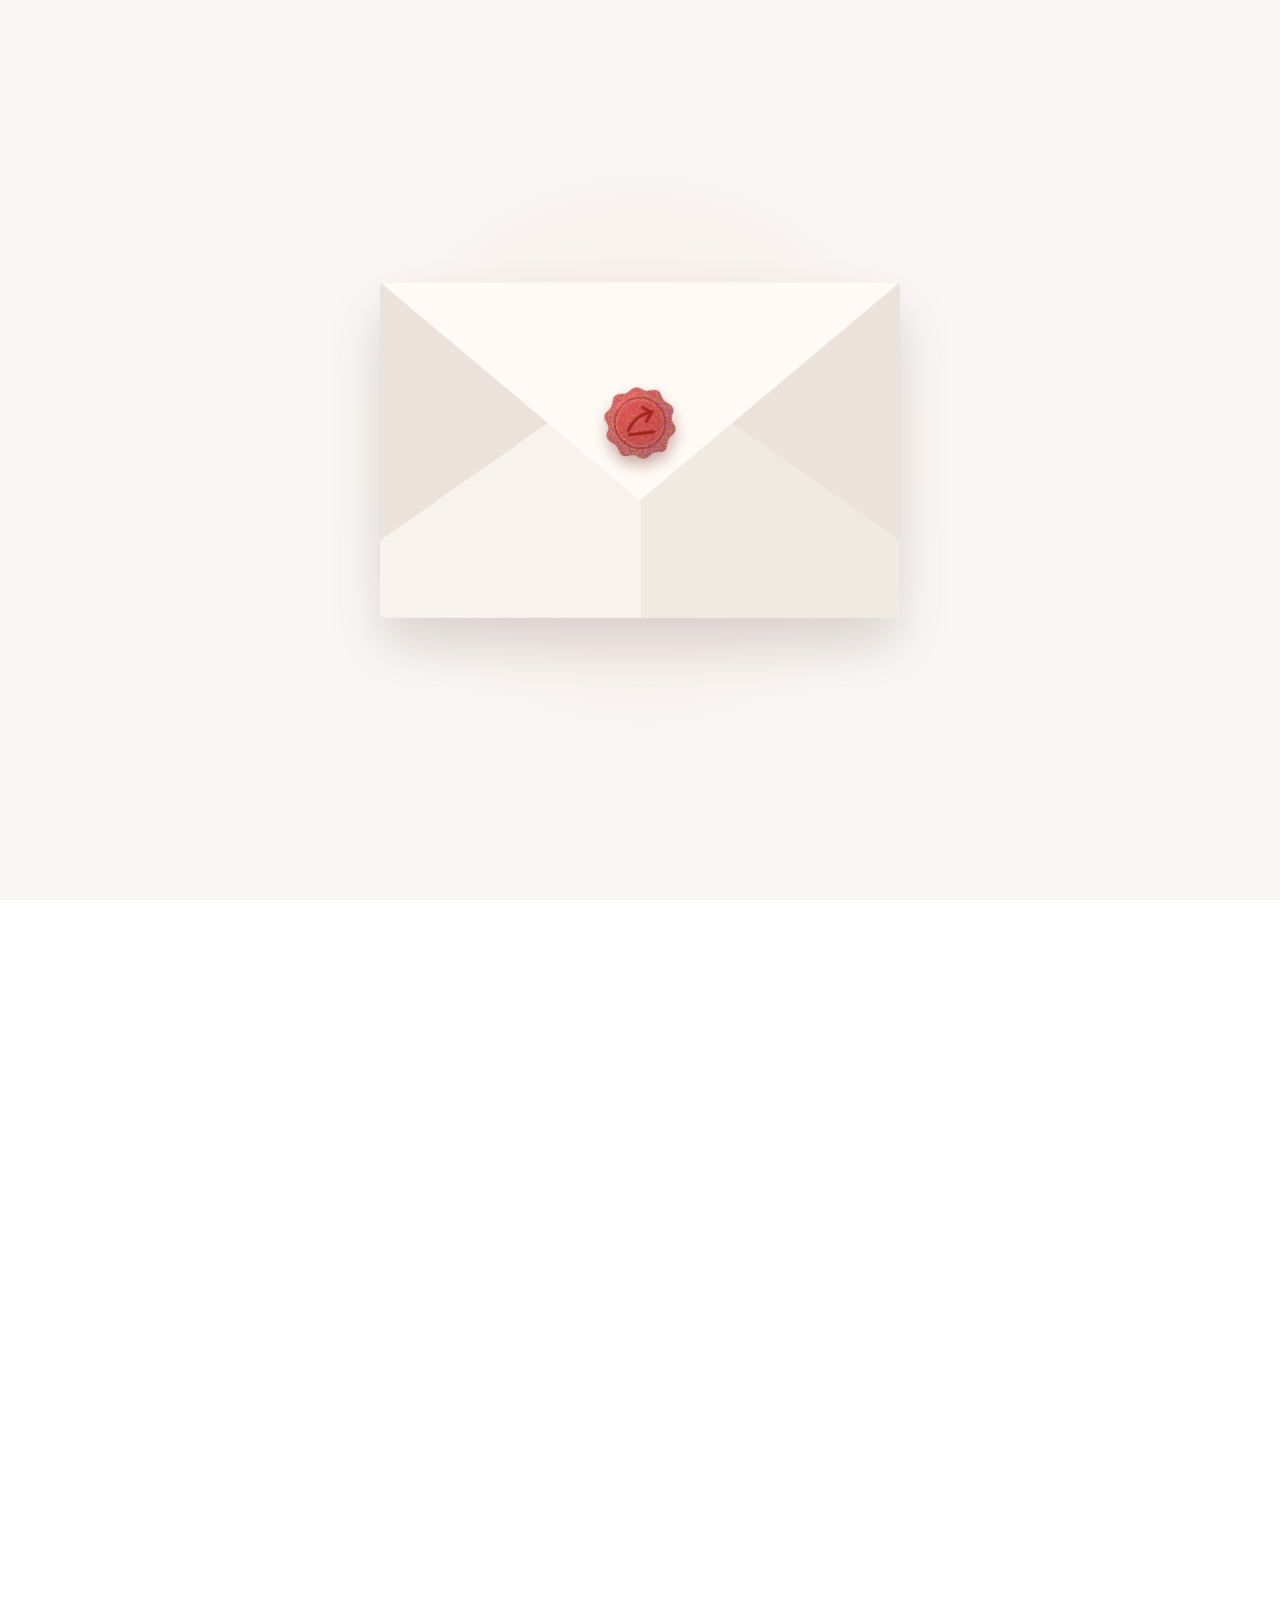
<file: index.html>
<!doctype html>
<html lang="ko">
<head>
  <meta charset="UTF-8" />
  <meta name="viewport" content="width=device-width, initial-scale=1.0" />
  <meta name="theme-color" content="#da291c" />
  <title>2026 SAVE THE MOVE | Save the Children Korea</title>
  <link rel="preconnect" href="https://fonts.googleapis.com">
  <link rel="preconnect" href="https://fonts.gstatic.com" crossorigin>
  <link href="https://fonts.googleapis.com/css2?family=DM+Sans:wght@500;600;700&family=Noto+Sans+KR:wght@400;500;600;700;800&display=swap" rel="stylesheet">
  <link rel="stylesheet" href="styles.css?v=20261019-4" />
  <link rel="stylesheet" href="schedule.css?v=20261019-3" />
  <link rel="stylesheet" href="teams.css?v=20261023-1" />
  <link rel="stylesheet" href="talk.css?v=20261104-closed" />
</head>
<body>
  <a class="skip-link" href="#main">본문으로 바로가기</a>
  <section class="invitation" id="invitation" aria-label="SAVE THE MOVE 초대장"><div class="invite-glow"></div><p class="invite-eyebrow">SAVE THE CHILDREN KOREA · 2026 SAVE THE MOVE</p><button class="envelope" id="openInvitation" aria-label="초대장 열기"><span class="envelope-back"></span><span class="letter"><span class="letter-mark">SAVE THE MOVE</span><span class="letter-copy">2026 SAVE THE MOVE에<br>당신을 초대합니다</span></span><span class="envelope-front"></span><span class="envelope-flap"></span><img class="seal" src="assets/wax-seal.svg" alt="" aria-hidden="true"></button><button class="open-label" id="openInvitationText">초대장을 열어주세요 <span>↗</span></button></section>
  <div class="site" id="site" aria-hidden="true">
    <header class="header"><a class="brand" href="#overview" aria-label="SAVE THE MOVE 홈"><span class="brand-symbol" aria-hidden="true">S</span><span class="brand-text">SAVE THE CHILDREN</span></a><button class="menu-toggle" id="menuToggle" aria-expanded="false" aria-controls="mainNav">메뉴</button><nav class="nav" id="mainNav" aria-label="주요 메뉴"><button class="nav-link active" data-page="overview">행사개요</button><button class="nav-link" data-page="schedule">전체일정</button><button class="nav-link" data-page="team">편성조 안내</button><button class="nav-link" data-page="talk">토크콘서트 사전 질문 접수</button><button class="nav-link" data-page="survey-info">만족도 조사</button></nav></header>
    <main id="main">
      <section class="page active" id="overview" aria-labelledby="overview-title"><div class="hero"><div class="hero-heading"><p class="kicker">SAVE THE CHILDREN KOREA · 2026 SAVE THE MOVE</p><div class="event-title" aria-label="2026 SAVE THE MOVE"><span class="event-title-year">2026</span><span class="event-title-name">SAVE THE MOVE<span class="event-title-dot" aria-hidden="true">.</span></span></div><h1 id="overview-title">아동을 지키는 실천, 빛나는 현장의 기록</h1></div><div class="hero-copy"><p class="hero-description">현장의 경험을 나누고 서로의 실천을 연결하는 하루.<br>사례관리의 의미를 함께 되짚고, 같은 방향으로 움직이는 우리 모두를 초대합니다.</p><button class="primary-button" data-go="schedule">상세 일정 보기 <span>→</span></button></div><div class="hero-side"><div class="hero-video-wrap" aria-label="SAVE THE MOVE 웰컴 영상"><video class="hero-video" autoplay muted loop playsinline webkit-playsinline preload="auto" aria-hidden="true"><source src="assets/savethemove-welcome.mp4" type="video/mp4"></video></div><div class="hero-date" aria-label="행사 날짜 2026년 11월 12일 목요일 오전 10시부터 오후 6시 30분까지"><span class="date-year">2026 · THU</span><strong>11.12</strong><span class="date-time">10:00 — 18:30</span><span class="date-place">경기 화성 · YBM 연수원</span></div></div></div><div class="overview-grid overview-grid-four"><article><span class="card-label">DATE</span><strong>2026. 11. 12. (목)</strong><p>오전 10시부터 오후 6시 30분까지 진행합니다.</p></article><article><span class="card-label">FOR</span><strong>산하시설 전체 종사자</strong><p>약 250명이 한자리에 모입니다.</p></article><article><span class="card-label">PLACE</span><strong>YBM 연수원 4층 컨벤션홀</strong><p>경기도 화성시 정남면 세자로 317</p></article><article class="red-card"><span class="card-label">준비물</span><strong>레드 컬러 포인트 아이템</strong><p>+ 편안한 복장(트레이닝 바지 가능)</p></article></div><section class="location-section" aria-labelledby="location-title"><div class="location-copy"><p class="kicker">LOCATION</p><h2 id="location-title">YBM 연수원</h2><p class="location-address">경기도 화성시 정남면 세자로 317</p><p class="location-note">행사 당일 이동 시간을 고려해 여유 있게 도착해 주세요.<br>주차는 연수원 야외주차장 이용 가능합니다.</p><div class="map-actions"><a href="https://map.naver.com/p/search/YBM%20%EC%97%B0%EC%88%98%EC%9B%90" target="_blank" rel="noopener noreferrer">네이버 지도에서 보기 <span>↗</span></a><a href="https://www.google.com/maps/search/?api=1&amp;query=%EA%B2%BD%EA%B8%B0%EB%8F%84+%ED%99%94%EC%84%B1%EC%8B%9C+%EC%A0%95%EB%82%A8%EB%A9%B4+%EC%84%B8%EC%9E%90%EB%A1%9C+317" target="_blank" rel="noopener noreferrer">Google 지도 <span>↗</span></a></div></div><div class="map-frame"><iframe title="YBM 연수원 위치 지도" src="https://www.google.com/maps?q=%EA%B2%BD%EA%B8%B0%EB%8F%84%20%ED%99%94%EC%84%B1%EC%8B%9C%20%EC%A0%95%EB%82%A8%EB%A9%B4%20%EC%84%B8%EC%9E%90%EB%A1%9C%20317&amp;output=embed" loading="lazy" referrerpolicy="no-referrer-when-downgrade" allowfullscreen></iframe></div></section></section>
      <section class="page" id="schedule" aria-labelledby="schedule-title"><div class="schedule-heading-wrap"><div class="page-heading"><p class="kicker">FULL SCHEDULE</p><h2 id="schedule-title">전체일정</h2><p>등록부터 폐회까지, 하루의 흐름을 시간 순서대로 확인하세요.</p></div><div class="schedule-date-card" aria-label="2026년 11월 12일 목요일"><span>2026</span><strong>11.12</strong><em>THU · 09:30 START</em></div></div><div class="schedule-flow"><article class="schedule-row"><div class="schedule-time"><span>09:30</span><small>— 10:00</small></div><div class="schedule-main"><span class="schedule-tag">등록</span><h3>사전 접수</h3></div></article><article class="schedule-row"><div class="schedule-time"><span>10:00</span><small>— 10:10</small></div><div class="schedule-main"><span class="schedule-tag">개회</span><h3>개회</h3></div></article><article class="schedule-row"><div class="schedule-time"><span>10:10</span><small>— 11:00</small></div><div class="schedule-main"><span class="schedule-tag">시상</span><h3>시상식 <span class="title-detail">공모전 경과보고 및 분야별 시상</span></h3></div></article><article class="schedule-row feature-row"><div class="schedule-time"><span>11:10</span><small>— 12:00</small></div><div class="schedule-main"><span class="schedule-tag">토크</span><h3>우수사례 토크콘서트 「사례를 넘어, 우리의 실천을 말하다」</h3></div></article><article class="schedule-row break-row"><div class="schedule-time"><span>12:00</span><small>— 13:30</small></div><div class="schedule-main"><span class="schedule-tag">점심</span><h3>점심식사(B1층 구내식당)</h3></div></article><article class="schedule-row feature-row"><div class="schedule-time"><span>13:30</span><small>— 16:00</small></div><div class="schedule-main"><span class="schedule-tag">활동</span><h3>단체 레크리에이션 프로그램</h3></div></article><article class="schedule-row"><div class="schedule-time"><span>16:00</span><small>— 16:40</small></div><div class="schedule-main"><span class="schedule-tag">촬영</span><h3>단체 사진 촬영 및 SCK 사례관리 콘텐츠 전시 관람</h3></div></article><article class="schedule-row closing-row"><div class="schedule-time"><span>16:40</span><small>— 18:30</small></div><div class="schedule-main"><span class="schedule-tag">마무리</span><h3>저녁식사(행사장 뷔페식) 및 폐회</h3></div></article></div></section>
      
      <section class="page" id="team" aria-labelledby="team-title">
        <div class="team-container">
          <div class="team-heading-bar">
            <div class="page-heading team-heading">
              <p class="kicker">FIND YOUR TEAM · 2026</p>
              <h2 id="team-title">편성조 안내</h2>
              <p>내 이름으로 편성조를 확인하거나, 조별 전체 명단을 둘러보세요.</p>
            </div>
            <div class="team-total" aria-label="전체 편성 인원">
              <strong id="teamTotalCount">206</strong>
              <span>명 · 4개 조 편성</span>
            </div>
          </div>

          <div class="team-mode-switch" role="group" aria-label="조회 방법 선택">
            <button type="button" class="team-mode-button is-current" data-team-mode="search" aria-pressed="true"><span class="team-mode-icon" aria-hidden="true">⌕</span> 이름으로 찾기</button>
            <button type="button" class="team-mode-button" data-team-mode="browse" aria-pressed="false"><span class="team-mode-icon" aria-hidden="true">▦</span> 조별 전체 명단 보기</button>
          </div>

          <div class="team-pane" id="teamSearchPane">
            <div class="team-search-layout">
              <div class="search-panel">
                <p class="search-panel-label">NAME LOOKUP</p>
                <h3>나는 어느 조일까요?</h3>
                <p class="team-lead">이름을 입력하면 배정된 조와 소속을 확인할 수 있습니다.</p>
                <form id="teamSearch">
                  <label for="nameInput">참석자 이름</label>
                  <div class="search-row">
                    <input id="nameInput" name="name" type="search" placeholder="이름 입력 (예: 김하늘)" autocomplete="off" maxlength="30" required />
                    <button type="submit">조 찾기 <span aria-hidden="true">→</span></button>
                  </div>
                  <p class="search-hint">동명이인은 소속기관과 함께 표시됩니다. 이름 일부로도 검색할 수 있어요.</p>
                </form>
                <button type="button" class="team-text-link" id="browseFromSearch">전체 A~D조 명단 보기 <span aria-hidden="true">↗</span></button>
              </div>
              <div class="team-result" id="teamResult" role="status" aria-live="polite" aria-atomic="false">
                <p class="team-result-eyebrow">YOUR GROUP</p>
                <strong class="team-result-placeholder">함께할 조를 찾아보세요.</strong>
                <p>검색하면 이곳에 결과가 표시됩니다.</p>
              </div>
            </div>
          </div>

          <div class="team-pane" id="teamBrowsePane" hidden>
            <div class="team-browse-intro">
              <div>
                <p class="team-subheading">FULL GROUP LIST</p>
                <h3>우리 조, 그리고 함께하는 동료들</h3>
                <p>아래에서 A~D조를 선택하면 해당 조의 전체 명단을 확인할 수 있습니다.</p>
              </div>
              <span class="team-browse-counter" id="browseAllCount">조별활동 배정 206명</span>
            </div>
            <div class="team-group-picker" role="group" aria-label="조회할 조 선택">
              <button type="button" class="team-group-button is-selected" data-group="1" aria-pressed="true">
                <span class="team-group-number" aria-hidden="true">A</span><span class="team-group-text">A조 <small data-count-group="1">52명</small></span>
              </button>
              <button type="button" class="team-group-button" data-group="2" aria-pressed="false">
                <span class="team-group-number" aria-hidden="true">B</span><span class="team-group-text">B조 <small data-count-group="2">52명</small></span>
              </button>
              <button type="button" class="team-group-button" data-group="3" aria-pressed="false">
                <span class="team-group-number" aria-hidden="true">C</span><span class="team-group-text">C조 <small data-count-group="3">51명</small></span>
              </button>
              <button type="button" class="team-group-button" data-group="4" aria-pressed="false">
                <span class="team-group-number" aria-hidden="true">D</span><span class="team-group-text">D조 <small data-count-group="4">51명</small></span>
              </button>
            </div>
            <div id="teamRosterAnnouncement" class="sr-only" role="status" aria-live="polite"></div>
            <div class="team-roster" id="teamDirectory" aria-label="선택한 조의 전체 명단"></div>
          </div>
        </div>
      </section>
      <section class="page" id="talk" aria-labelledby="talk-title">
        <div class="talk-shell">
          <header class="talk-heading"><p class="kicker">TALK CONCERT · PRE-QUESTIONS</p><h2 id="talk-title">토크콘서트<br>사전 질문 접수</h2><div class="talk-booklet-wrap">
            <a id="talkBookletLink" class="talk-booklet-link" hidden download="2026_SAVE_THE_MOVE_실천사례집.pdf" aria-label="2026 SAVE THE MOVE 실천사례집 PDF 다운로드"><span class="talk-booklet-mark" aria-hidden="true">PDF</span><span class="talk-booklet-label">실천사례집 다운받기 <span class="talk-booklet-detail">(클릭 시 다운로드)</span></span><span class="talk-booklet-arrow" aria-hidden="true">↓</span></a>
            <div id="talkBookletPending" class="talk-booklet-link is-pending" role="status"><span class="talk-booklet-mark" aria-hidden="true">PDF</span><span class="talk-booklet-label">실천사례집 다운받기 <span class="talk-booklet-detail">(PDF 연결 준비 중)</span></span><span class="talk-booklet-arrow" aria-hidden="true">↓</span></div>
          </div><p class="talk-intro">사전 질문 접수는 2026년 11월 4일(수) 18:00에 마감되었습니다.<br>접수된 질문은 아래에서 확인할 수 있으며, 토크콘서트 진행에 반영될 수 있습니다.</p><div class="talk-meta"><span>2026. 11. 12. (목)</span><span>11:10 – 12:00 · 50분</span><span>우수사례 토크콘서트</span></div></header>
          <div class="talk-people"><section class="talk-people-panel"><p class="talk-subheading">HOSTS</p><h3>진행자</h3><div class="talk-hosts"><span><strong>박유선</strong> 부문장</span><span><strong>오정아</strong> 매니저</span></div></section><section class="talk-people-panel"><p class="talk-subheading">PANELISTS · 5</p><h3>함께 이야기 나눌 패널</h3><div class="talk-panelists"><div class="talk-panelist"><b>김은지 상담원</b><small>대전서부아동보호전문기관</small></div><div class="talk-panelist"><b>박혜원 상담원</b><small>인천광역시아동보호전문기관</small></div><div class="talk-panelist"><b>최시원 치료사</b><small>전북가정위탁지원센터</small></div><div class="talk-panelist"><b>장혜정 상담원</b><small>대구광역시가정위탁지원센터</small></div><div class="talk-panelist"><b>이선희 보육사</b><small>울산신나는아동쉼터</small></div></div></section></div>
          <section class="talk-form-shell" aria-labelledby="talk-form-heading"><div class="talk-closed-notice" role="status"><strong>사전 질문 접수가 마감되었습니다</strong><span>2026. 11. 4. (수) 18:00 접수 종료</span></div><div class="talk-section-line"><div><h3 id="talk-form-heading">사전 질문 접수</h3><p>접수가 종료되어 더 이상 질문을 작성하거나 제출할 수 없습니다.</p></div></div><form id="talkQuestionForm" aria-disabled="true"><label class="talk-label" for="talkCategory">질문 대상</label><select class="talk-select" id="talkCategory" name="category" aria-label="질문 대상 사례 선택" disabled></select><label class="talk-label" for="talkQuestion">질문 내용</label><textarea class="talk-textarea" id="talkQuestion" name="question" disabled placeholder="사전 질문 접수가 마감되었습니다." maxlength="600" minlength="10" required></textarea><div class="talk-form-foot"><span class="talk-counter" id="talkCounter">0 / 600자</span><button type="submit" class="talk-submit" id="talkSubmit" disabled>접수 마감</button></div><p class="talk-feedback" id="talkFeedback" role="status" aria-live="polite"></p></form><p class="talk-privacy">※ 접수한 질문은 이 페이지 하단에 공개됩니다. 아동·보호자 실명, 연락처, 주소 등 개인을 알아볼 수 있는 정보와 민감한 사례정보는 기재하지 말아 주세요.<br>※ 행사 시간과 운영 상황에 따라 모든 질문을 다루기는 어려울 수 있습니다.</p></section>
          <section class="talk-list" aria-labelledby="talk-list-heading"><header class="talk-list-heading"><h3 id="talk-list-heading">접수된 질문</h3><span id="talkCount">0개의 질문</span></header><div id="talkItems" class="talk-items" aria-live="polite"><p class="talk-empty">질문 목록을 준비하고 있습니다.</p></div><div class="talk-list-actions"><button type="button" class="talk-reload" id="talkReload">질문 목록 새로고침 ↻</button></div></section>
        </div>
      </section>
      <section class="page" id="survey-info" aria-labelledby="survey-info-title">
        <div class="page-heading">
          <p class="kicker">SAVE THE MOVE · EVENT FEEDBACK</p>
          <h2 id="survey-info-title">만족도 조사</h2>
          <p>2026 SAVE THE MOVE 실천사례 공유회에 함께해 주셔서 감사합니다.<br>행사 운영과 현장의 실천에 대한 여러분의 의견을 들려주세요.</p>
        </div>
        <p id="survey-lock-notice" role="status" style="color:#b51f16;font-weight:700;margin:0 0 16px">🔒 만족도 조사는 2026년 11월 12일(목) 15:30부터 참여할 수 있습니다.</p>
        <button id="survey-launch-button" class="primary-button" type="button" disabled aria-label="만족도 조사 시작 전 잠금">11월 12일 15:30 오픈 예정 <span aria-hidden="true">🔒</span></button>
      </section>
    </main><footer class="footer"><span>2026 SAVE THE MOVE</span><p>Save the Children Korea · 아동보호사업부문</p></footer>
  </div><script src="team-data.js?v=20261111-5"></script>
  <script src="script.js?v=20261104-1"></script>
  <script src="talk-config.js?v=20261030-2"></script>
  <script src="talk-booklet.js?v=20261028-1"></script>
  <script src="talk.js?v=20261104-closed"></script>
<script>
  // Korea Standard Time 2026-11-12 15:30 = 2026-11-12 06:30 UTC.
  // Menu remains accessible for the locked-state notice; the action is disabled until open.
  (() => {
    const opensAt = Date.parse('2026-11-12T15:30:00+09:00');
    const closesAt = Date.parse('2026-11-21T00:00:00+09:00'); // Nov 20 23:59 is included
    const button = document.getElementById('survey-launch-button');
    const notice = document.getElementById('survey-lock-notice');
    if (!button || !notice) return;
    function updateSurveyAvailability() {
      const now = Date.now();
      const upcoming = now < opensAt;
      const closed = now >= closesAt;
      button.disabled = upcoming || closed;
      button.setAttribute('aria-label', upcoming ? '만족도 조사 시작 전 잠금' : closed ? '만족도 조사 접수 마감' : '만족도 조사 페이지로 이동');
      button.innerHTML = upcoming ? '11월 12일 15:30 오픈 예정 <span aria-hidden="true">🔒</span>' : closed ? '만족도 조사 마감 <span aria-hidden="true">🔒</span>' : '만족도 조사 페이지로 이동 <span aria-hidden="true">→</span>';
      notice.textContent = upcoming ? '🔒 만족도 조사는 2026년 11월 12일(목) 15:30부터 참여할 수 있습니다.' : closed ? '2026 SAVE THE MOVE 만족도 조사는 11월 20일(금) 23:59에 마감되었습니다.' : '만족도 조사 기간: 11월 12일(목) 15:30 ~ 11월 20일(금) 23:59';
      notice.style.color = upcoming || closed ? '#b51f16' : '#176a44';
    }
    button.addEventListener('click', () => {
      if (Date.now() < opensAt || Date.now() >= closesAt) return;
      window.location.href = 'survey/?v=20261111-open1530';
    });
    updateSurveyAvailability();
    setInterval(updateSurveyAvailability, 10000);
    document.addEventListener('visibilitychange', updateSurveyAvailability);
  })();
</script>
</body>
</html>
</file>
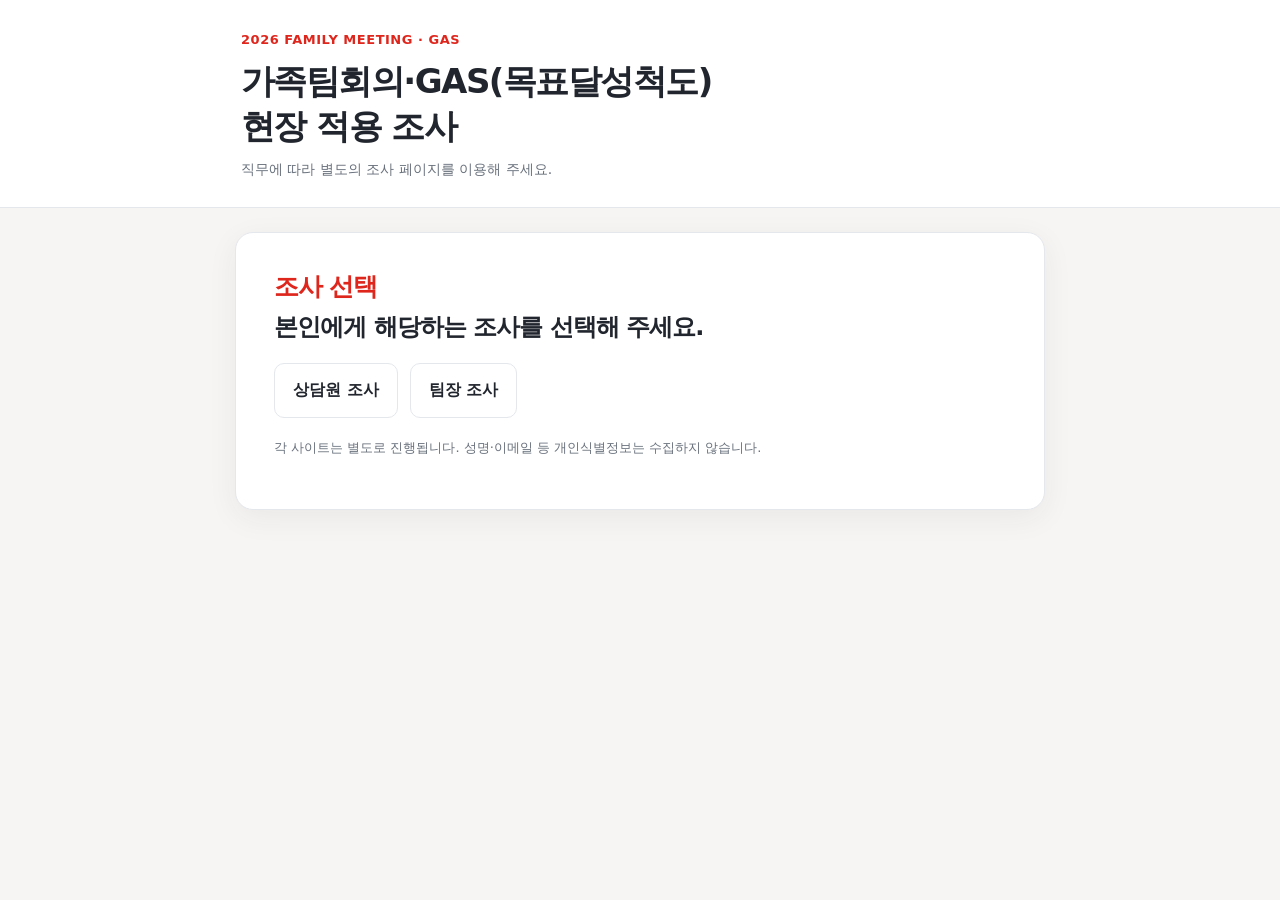
<file: survey-2026/index.html>
<!doctype html><html lang="ko"><head><meta charset="utf-8"><meta name="viewport" content="width=device-width,initial-scale=1"><title>2026 가족팀회의·GAS 조사</title><link rel="stylesheet" href="./style.css?v=20261120-1"></head><body>
<header class="hero"><div class="hero-inner"><div class="eyebrow">2026 FAMILY MEETING · GAS</div><h1>가족팀회의·GAS(목표달성척도)<br>현장 적용 조사</h1><p>직무에 따라 별도의 조사 페이지를 이용해 주세요.</p></div></header>
<main class="wrap"><div class="panel"><h2 class="area">조사 선택</h2><h3 class="section">본인에게 해당하는 조사를 선택해 주세요.</h3><nav class="page-links"><a href="./counselor/">상담원 조사</a><a href="./manager/">팀장 조사</a></nav><p class="muted">각 사이트는 별도로 진행됩니다. 성명·이메일 등 개인식별정보는 수집하지 않습니다.</p></div></main></body></html>
</file>
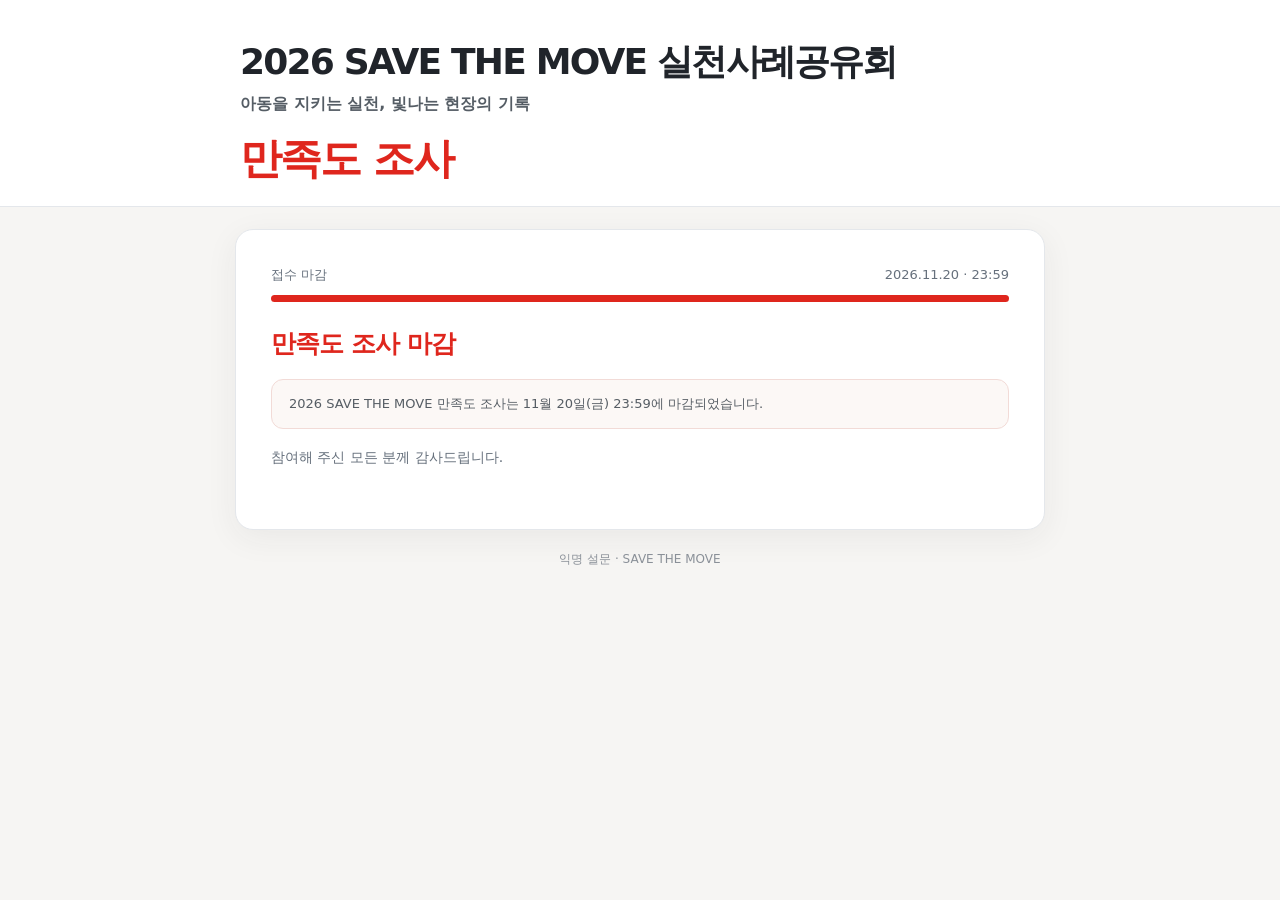
<file: survey/index.html>
<!doctype html>
<html lang="ko">
<head>
<meta charset="utf-8"><meta name="viewport" content="width=device-width,initial-scale=1">
<title>2026 SAVE THE MOVE 실천사례공유회 | 만족도 조사</title>
<style>
:root{--red:#df261d;--ink:#20242a;--muted:#66707c;--line:#e4e7eb;--paper:#fff;--bg:#f6f5f3;--light:#fff0ee}*{box-sizing:border-box}body{margin:0;background:var(--bg);font-family:Pretendard,"Apple SD Gothic Neo","Malgun Gothic",system-ui,sans-serif;color:var(--ink);line-height:1.55}button,input,textarea{font:inherit}button{cursor:pointer}button:disabled{cursor:not-allowed;opacity:.48}.hero{background:#fff;border-bottom:1px solid var(--line)}.hero-inner{max-width:850px;margin:auto;padding:25px 25px 21px}.brand{color:var(--red);font-weight:900;letter-spacing:.08em;font-size:13px}.hero h1{font-size:clamp(24px,4vw,36px);letter-spacing:-.05em;margin:14px 0 6px;line-height:1.3}.hero p{color:var(--muted);margin:0}.hero .hero-tagline{font-size:16px;font-weight:600;margin:4px 0 16px;color:#555d65}.hero .hero-subtitle{font-size:clamp(30px,5vw,42px);font-weight:850;letter-spacing:-.045em;line-height:1.25;color:var(--red);margin:0}.wrap{max-width:850px;margin:22px auto 60px;padding:0 20px}.panel{background:var(--paper);border:1px solid var(--line);border-radius:18px;padding:clamp(20px,4vw,35px);box-shadow:0 8px 32px #2d2f3410}.progress-row{display:flex;align-items:center;justify-content:space-between;gap:12px;font-size:13px;color:var(--muted);margin:0 0 10px}.track{height:7px;border-radius:99px;background:#e7e7e7;overflow:hidden;margin-bottom:25px}.fill{height:100%;background:var(--red);transition:width .2s}.stephead{font-size:25px;color:var(--red);font-weight:850;letter-spacing:-.035em;line-height:1.35;margin-bottom:15px}.step-title{font-size:25px;letter-spacing:-.04em;margin:7px 0 7px}.step-desc{font-size:14px;color:var(--muted);margin-bottom:25px}.question{border-top:1px solid var(--line);padding:23px 0}.question:first-of-type{border-top:0}.question-title{font-size:16px;font-weight:730;margin:0 0 13px;letter-spacing:-.02em}.num{color:var(--red);margin-right:8px}.required{color:var(--red);font-size:12px;margin-left:7px}.options{display:grid;grid-template-columns:repeat(2,minmax(0,1fr));gap:9px}.option{display:flex;align-items:center;gap:10px;border:1px solid #d9dee2;border-radius:11px;padding:12px 13px;min-height:50px;cursor:pointer;transition:.15s;background:#fff;font-size:14px}.option:hover{border-color:#c9a29e;background:#fffaf9}.option:has(input:checked){border-color:var(--red);background:var(--light);font-weight:700}.option input{accent-color:var(--red);width:17px;height:17px;flex-shrink:0}.option.disabled{pointer-events:none;opacity:.5;background:#f0f1f2}.scale{display:grid;grid-template-columns:repeat(5,minmax(0,1fr));gap:8px}.scale.four{grid-template-columns:repeat(4,minmax(0,1fr))}.scale .option{padding:10px 6px;min-height:76px;flex-direction:column;text-align:center;justify-content:center;gap:5px;font-size:12px}.scale .option input{width:19px;height:19px}.hint{font-size:12px;color:var(--muted);margin:8px 0}.error{color:#b91c1c;font-size:13px;margin-top:8px;font-weight:600}.question.invalid .question-title{color:#ae1c17}textarea,.other-input{width:100%;border:1px solid #ccd1d6;border-radius:10px;padding:12px;background:#fff;resize:vertical;min-height:106px}textarea:focus,.other-input:focus{outline:2px solid #ffbcb8;border-color:var(--red)}.other-input{min-height:45px;margin-top:10px}.question-followup{margin-top:22px;padding:20px 18px;background:#f8f9fa;border:1px solid var(--line);border-radius:12px}.question-followup .question-title{margin-bottom:6px}.question-followup .hint{margin:0 0 12px}.question-followup textarea{background:#fff;min-height:95px}.controls{display:flex;justify-content:space-between;align-items:center;gap:12px;margin-top:25px}.controls[hidden]{display:none!important}.btn{border:1px solid var(--line);border-radius:11px;padding:12px 23px;background:white;font-weight:750;color:var(--ink)}.btn.primary{background:var(--red);color:white;border-color:var(--red)}.btn.primary:hover{background:#b91e16}.notice{background:#fcf8f6;border:1px solid #f2dbd7;border-radius:12px;padding:14px 17px;font-size:13px;color:#565d64;margin:18px 0}.review{display:grid;gap:10px}.review-item{border:1px solid var(--line);border-radius:10px;padding:13px}.review-label{font-size:13px;font-weight:700}.review-answer{font-size:14px;color:#49515a;margin-top:3px}.footer-note{text-align:center;color:#8a9098;font-size:12px;margin:20px}.status{font-size:13px;color:#555;margin-top:12px}.success{color:#146b41}.warning{color:#b05912}.hidden{display:none!important}@media(max-width:590px){.options{grid-template-columns:1fr}.scale{gap:4px}.scale .option{font-size:10px;padding:9px 3px;min-height:94px}.step-title{font-size:22px}.controls .btn{padding:12px 17px}.wrap{padding:0 11px}.hero-inner{padding:20px}}
</style>
</head>
<body>
<header class="hero"><div class="hero-inner"><h1>2026 SAVE THE MOVE 실천사례공유회</h1><p class="hero-tagline">아동을 지키는 실천, 빛나는 현장의 기록</p><h2 class="hero-subtitle">만족도 조사</h2></div></header>
<main class="wrap"><div class="panel"><div class="progress-row"><span id="stepCounter">오픈 예정</span><span id="percent">2026.11.12 · 15:30</span></div><div class="track"><div class="fill" id="progress"></div></div><div id="content"><div class="stephead">만족도 조사 오픈 예정</div><div class="notice" role="status">🔒 만족도 조사는 2026년 11월 12일(목) 오후 3시 30분(한국시간)부터 참여할 수 있습니다.</div><p class="step-desc">행사에 함께해 주셔서 감사합니다. 지정된 시간부터 설문에 참여하실 수 있습니다.</p></div><div class="controls" id="survey-controls" hidden><button type="button" class="btn" id="prev" disabled>이전</button><button type="button" class="btn primary" id="next" disabled>다음</button></div><div id="status" class="status" role="status" aria-live="polite"></div></div><div class="footer-note">익명 설문 · SAVE THE MOVE</div></main>
<script>
'use strict';
// [설정 1] 배포 관리에서 복사한 /exec 주소. 현재 전달받은 주소를 유지했습니다.
// 로그인 화면으로 이동하면 Apps Script 배포의 접근 권한을 먼저 확인하세요.
const SUBMISSION_ENDPOINT = 'https://script.google.com/a/macros/sc.or.kr/s/AKfycbwCgwUEfsqaJJLs3PM_gz3xXrhBWDjfpAT0Hgfoe_3qjPKu86xWxIKK3dz0gKsbfaQI/exec'; // 배포된 Apps Script /exec URL 설정
const SURVEY_OPENS_AT = Date.parse('2026-11-12T15:30:00+09:00');
const SURVEY_CLOSES_AT = Date.parse('2026-11-21T00:00:00+09:00'); // Nov 20 23:59:59 KST is the last accepted second
const surveyIsOpen = () => Date.now() >= SURVEY_OPENS_AT && Date.now() < SURVEY_CLOSES_AT;
const SCALE_5=['전혀 그렇지 않다','그렇지 않다','보통이다','그렇다','매우 그렇다'];
const SCALE_4=['전혀 그렇지 않다','그렇지 않다','그렇다','매우 그렇다'];
const SCALE_SATISFACTION_4=['매우 불만족','불만족','만족','매우 만족'];
function scaleFor(n){return n>=13&&n<=17?SCALE_5:[8,12,18,19].includes(n)?SCALE_SATISFACTION_4:SCALE_4;}
const QUESTIONS={
  1:{title:'본인의 소속 업무 영역을 선택해 주세요.',type:'radio',required:true,options:['아동보호전문기관','가정위탁지원센터','학대피해아동쉼터']},
  2:{title:'이번 행사에서 참여한 프로그램을 선택해 주세요.',type:'radio',required:true,options:['오전·오후 모두 참여','오전 프로그램만 참여','오후 프로그램만 참여']},
  3:{title:'이번 실천사례 공모전에서 본인에게 해당하는 참여 유형을 선택해 주세요.',type:'radio',required:true,options:['실천사례 공모전 수상자','실천사례 공모전 참여자(사례 제출자)','일반 참석자(사례 미제출자)']},
  4:{title:'시상식은 동료들의 노력과 성과를 인정하고 축하하는 시간으로 적절하게 진행되었다.',type:'scale',required:true},
  5:{title:'토크콘서트는 현장의 다양한 실천 경험과 고민을 이해하는 데 도움이 되었다.',type:'scale',required:true},
  6:{title:'토크콘서트에서 공유된 경험은 나의 실천에 참고하거나 활용할 만한 내용이었다.',type:'scale',required:true},
  7:{title:'오전 프로그램의 구성과 시간 배분은 적절하였다.',type:'scale',required:true},
  8:{title:'오전 프로그램에 전반적으로 만족한다.',type:'scale',required:true},
  9:{title:'레크리에이션 프로그램은 즐겁고 흥미롭게 구성되었다.',type:'scale',required:true},
  10:{title:'레크리에이션은 다른 기관 및 동료들과 교류하는 데 도움이 되었다.',type:'scale',required:true},
  11:{title:'오후 프로그램의 구성과 시간 배분은 적절하였다.',type:'scale',required:true},
  12:{title:'오후 프로그램에 전반적으로 만족한다.',type:'scale',required:true},
  13:{title:'이번 행사는 내가 아동보호 현장에서 맡은 역할의 중요성을 다시 확인하는 계기가 되었다.',type:'scale',required:true},
  14:{title:'이번 행사는 나의 실천이 아동과 가족에게 긍정적인 영향을 미칠 수 있다는 점을 다시 확인하는 계기가 되었다.',type:'scale',required:true},
  15:{title:'이번 행사는 이전에 비해 내가 아동보호 현장에서 수행하는 일의 의미와 가치를 더 깊이 느끼는 계기가 되었다.',type:'scale',required:true},
  16:{title:'이번 행사는 아동의 안전과 권리를 지키는 데 나의 역할이 필요하다는 점을 다시 확인하는 계기가 되었다.',type:'scale',required:true},
  17:{title:'이번 행사는 내가 하는 일이 아동보호 현장의 긍정적인 변화에 기여할 수 있다는 점을 다시 확인하는 계기가 되었다.',type:'scale',required:true},
  18:{title:'이번 행사에 전반적으로 만족한다.',type:'scale',required:true},
  19:{title:'이번 행사 장소와 시설 환경에 전반적으로 만족한다.',type:'scale',required:true},
  20:{title:'이번 행사에서 가장 인상 깊었던 점이나 개선이 필요한 점이 있다면 자유롭게 작성해 주세요.',type:'textarea',required:false},
  21:{title:'향후 SAVE THE MOVE 실천사례 공유회에서 확대하거나 새롭게 운영했으면 하는 프로그램은 무엇인가요?',type:'multi',required:false,options:['실천사례 발표','토크콘서트 및 질의응답','시상 및 동료 격려','기관 간 교류','참여형 프로그램','기타']}
};
// [변경 1] 공모전 참여 유형 구분 안내
let answers={},stepIndex=0,submitted=false;
const RESPONSE_ID = 'stm_'+Array.from(crypto.getRandomValues(new Uint8Array(16)), x=>x.toString(16).padStart(2,'0')).join('');
const $=id=>document.getElementById(id);
function isMorning(){return ['오전·오후 모두 참여','오전 프로그램만 참여'].includes(answers[2]);}
function isAfternoon(){return ['오전·오후 모두 참여','오후 프로그램만 참여'].includes(answers[2]);}
function steps(){const s=[{key:'intro',name:'안내'},{key:'basic',name:'기본정보',qs:[1,2]}];if(isMorning())s.push({key:'morning',name:'오전 프로그램 만족도',qs:[3,4,5,6,7,8]});if(isAfternoon())s.push({key:'afternoon',name:'오후 프로그램 만족도',qs:[9,10,11,12]});if(isMorning())s.push({key:'outcomes',name:'아동보호 실천의 의미와 가치 인식',qs:[13,14,15,16,17]});s.push({key:'general',name:'행사 전체 평가 및 의견',qs:[18,19,20,21]},{key:'review',name:'응답 확인'});return s;}
function cleanIneligible(){if(!isMorning()){[3,4,5,6,7,8,13,14,15,16,17].forEach(n=>delete answers[n]);}if(!isAfternoon()){[9,10,11,12].forEach(n=>delete answers[n]);}}
function escapeHtml(s){return String(s??'').replace(/[&<>"']/g,c=>({'&':'&amp;','<':'&lt;','>':'&gt;','"':'&quot;',"'":'&#39;'}[c]));}
function renderQuestion(n){const q=QUESTIONS[n];let field='';if(q.type==='radio'||q.type==='scale'){const arr=q.type==='scale'?scaleFor(n):q.options;field=`<div class="${q.type==='scale'?(arr.length===4?'scale four':'scale'):'options'}" role="radiogroup" aria-label="${escapeHtml(q.title)}">`+arr.map((label,i)=>{const value=q.type==='scale'?String(i+1):label;return `<label class="option"><input type="radio" name="q${n}" value="${escapeHtml(value)}" ${String(answers[n]??'')===value?'checked':''}><span>${q.type==='scale'?`${i+1}점 · `:''}${escapeHtml(label)}</span></label>`}).join('')+'</div>';}else if(q.type==='multi'){field='<div class="options">'+q.options.map(label=>`<label class="option"><input type="checkbox" name="q21" value="${escapeHtml(label)}" ${(answers[21]||[]).includes(label)?'checked':''}><span>${escapeHtml(label)}</span></label>`).join('')+'</div><div class="question-followup"><label class="question-title" for="other"><span class="num">21-2.</span>선택한 프로그램에 대한 구체적인 제안이나 새롭게 운영했으면 하는 내용이 있나요?</label><p class="hint">선택한 항목과 관계없이 자유롭게 작성할 수 있습니다. (선택 응답)</p><textarea id="other" maxlength="200" placeholder="예: 기관 간 소규모 교류 시간 확대, 토크콘서트 주제 제안 등">'+escapeHtml(answers.other||'')+'</textarea></div>';}else field=`<textarea id="q${n}" maxlength="2000" placeholder="자유롭게 작성 (선택)">${escapeHtml(answers[n]||'')}</textarea>`;return `<div class="question" data-q="${n}"><p class="question-title"><span class="num">${n}.</span>${escapeHtml(q.title)}${n===21?'<span class="required">*중복 체크 가능</span>':''}</p>${field}${q.hint?`<p class="hint">${escapeHtml(q.hint)}</p>`:''}<div class="error hidden" aria-live="polite">필수 문항에 응답해 주세요.</div></div>`;}
function render(){
 if (Date.now() >= SURVEY_CLOSES_AT) {
   $('survey-controls').hidden = true;
   $('next').disabled = true;
   $('prev').disabled = true;
   $('stepCounter').textContent = '접수 마감';
   $('percent').textContent = '2026.11.20 · 23:59';
   $('progress').style.width = '100%';
   $('content').innerHTML = '<div class="stephead">만족도 조사 마감</div><div class="notice" role="status">2026 SAVE THE MOVE 만족도 조사는 11월 20일(금) 23:59에 마감되었습니다.</div><p class="step-desc">참여해 주신 모든 분께 감사드립니다.</p>';
   $('status').textContent = '';
   return;
 }
 if (!surveyIsOpen()) {
   $('survey-controls').hidden = true;
   $('next').disabled = true;
   $('prev').disabled = true;
   $('stepCounter').textContent = '오픈 예정';
   $('percent').textContent = '2026.11.12 · 15:30';
   $('progress').style.width = '0%';
   $('content').innerHTML = '<div class="stephead">만족도 조사 오픈 예정</div><div class="notice" role="status">🔒 만족도 조사는 2026년 11월 12일(목) 오후 3시 30분(한국시간)부터 참여할 수 있습니다.</div><p class="step-desc">행사에 함께해 주셔서 감사합니다. 지정된 시간부터 설문에 참여하실 수 있습니다.</p>';
   $('prev').style.display = 'none';
   $('next').style.display = 'none';
   $('status').textContent = '';
   return;
 }
 $('survey-controls').hidden = false;
 $('prev').disabled = false;
 $('next').disabled = false;
 $('prev').style.display = '';
 $('next').style.display = '';
 const ss=steps();stepIndex=Math.min(stepIndex,ss.length-1);const step=ss[stepIndex];$('stepCounter').textContent=`${stepIndex+1} / ${ss.length} 단계`;$('percent').textContent=`${Math.round(stepIndex/(ss.length-1)*100)}%`;$('progress').style.width=`${Math.round(stepIndex/(ss.length-1)*100)}%`;$('status').textContent='';let html=`<div class="stephead" role="heading" aria-level="2">${escapeHtml(step.key==='intro'?'설문 안내':step.name)}</div>`;if(step.key==='intro')html+=`<p class="step-desc">이번 행사를 통해 이전과 비교해 새롭게 알게 된 점과 행사 만족도를 확인하고자 합니다.</p><div class="notice"><strong>설문조사 기간</strong><br>2026년 11월 12일(목) ~ 11월 20일(금)<br><br><strong>응답 안내</strong><br>• 필수 항목은 모두 응답해야 다음 페이지로 이동할 수 있습니다.<br>• 이전 버튼을 눌러 응답을 수정할 수 있습니다.<br>• 참여하지 않은 프로그램의 질문은 표시되지 않으며 선택할 수 없습니다.<br>• 응답은 익명으로 수집합니다.</div><p class="hint"></p>`;else if(step.key==='review'){html+=`<p class="step-desc">제출 전 응답을 확인해 주세요. 수정하려면 ‘이전’을 선택하세요.</p><div class="review">${Object.keys(QUESTIONS).map(Number).filter(n=>(isMorning()||![3,4,5,6,7,8,13,14,15,16,17].includes(n))&&(isAfternoon()||![9,10,11,12].includes(n))).map(n=>{const ans=Array.isArray(answers[n])?answers[n].join(', '):QUESTIONS[n].type==='scale'&&answers[n]!==undefined?`${answers[n]}점 · ${scaleFor(n)[Number(answers[n])-1]}`:answers[n]||'선택 응답 없음';return `<div class="review-item"><div class="review-label">${n}. ${escapeHtml(QUESTIONS[n].title)}</div><div class="review-answer">${escapeHtml(ans)}</div></div>`}).join('')}${answers.other?`<div class="review-item"><div class="review-label">21-2. 프로그램 운영에 대한 추가 제안</div><div class="review-answer">${escapeHtml(answers.other)}</div></div>`:''}</div><div class="notice" id="submitInfo"></div>`;}else{const descriptions={basic:'소속과 참석 프로그램을 선택하면 해당 프로그램의 설문만 표시됩니다.',morning:'오전 시상식 및 토크콘서트 참여 경험을 평가해 주세요.',afternoon:'오후 레크리에이션 참여 경험을 평가해 주세요.',outcomes:'이번 행사를 통해 자신의 일이 지닌 의미와 중요성을 어떻게 확인했는지 응답해 주세요.',general:'행사 전체 만족도와 향후 운영에 대한 의견을 알려 주세요.'};html+=`<p class="step-desc">${descriptions[step.key]}</p>${step.qs.map(renderQuestion).join('')}`;}$('content').innerHTML=html;$('prev').disabled=stepIndex===0||submitted;$('next').textContent=step.key==='review'?'응답 제출':step.key==='intro'?'설문 시작':'다음';$('next').disabled=submitted;if(step.key==='review')$('submitInfo').textContent=SUBMISSION_ENDPOINT?'제출 버튼을 누르면 응답을 서버로 전송합니다.':'현재는 미리보기 모드입니다. 응답 서버가 연결되지 않아 실제 제출은 불가하며, 아래 버튼으로 시험 응답을 파일로 내려받을 수 있습니다.';if(step.key==='review'&&!SUBMISSION_ENDPOINT){const btn=document.createElement('button');btn.className='btn';btn.type='button';btn.textContent='시험 응답 JSON 내려받기';btn.onclick=()=>{const blob=new Blob([JSON.stringify(buildPayload(),null,2)],{type:'application/json'});const url=URL.createObjectURL(blob);const a=document.createElement('a');a.href=url;a.download='SAVE_THE_MOVE_survey_preview.json';a.click();URL.revokeObjectURL(url);};$('submitInfo').append(document.createElement('br'),btn);$('next').disabled=true;}window.scrollTo({top:0,behavior:'instant'});}
function handleInput(event){const e=event.target;if(e.name&&/^q\d+$/.test(e.name)){const n=Number(e.name.slice(1));if(e.type==='checkbox'){answers[n]=[...document.querySelectorAll(`input[name="q${n}"]:checked`)].map(x=>x.value);}else if(e.type==='radio'){answers[n]=QUESTIONS[n].type==='scale'?Number(e.value):e.value;if(n===2)cleanIneligible();}const question=e.closest('.question');if(question){question.classList.remove('invalid');question.querySelector('.error')?.classList.add('hidden');}}else if(e.id==='other')answers.other=e.value;else if(e.id==='q20')answers[20]=e.value;}
$('content').addEventListener('input',handleInput);$('content').addEventListener('change',handleInput);
function validate(){const st=steps()[stepIndex];if(!st.qs)return true;let first=null;for(const n of st.qs){const q=QUESTIONS[n],ok=!q.required||answers[n]!==undefined&&answers[n]!==''&&(!Array.isArray(answers[n])||answers[n].length>0);const el=document.querySelector(`[data-q="${n}"]`);el?.classList.toggle('invalid',!ok);el?.querySelector('.error')?.classList.toggle('hidden',ok);if(!ok&&!first)first=el;}if(first){first.scrollIntoView({behavior:'smooth',block:'center'});$('status').textContent='필수 문항에 모두 응답하면 다음 단계로 이동할 수 있습니다.';return false;}return true;}
function buildPayload(){cleanIneligible();const data={schema:'SAVE_THE_MOVE_2026_v2',response_id:RESPONSE_ID,submitted_at:new Date().toISOString(),answers:{}};Object.keys(QUESTIONS).map(Number).forEach(n=>{if(Object.hasOwn(answers,n))data.answers['q'+n]=answers[n]});if(answers.other)data.answers.q21_other=answers.other;return data;}
function confirmSaved(id){
 return new Promise((resolve,reject)=>{
   const callback='surveyAck_'+Array.from(crypto.getRandomValues(new Uint8Array(8)),x=>x.toString(16).padStart(2,'0')).join('');
   const js=document.createElement('script');let finished=false;
   const timeout=setTimeout(()=>end(new Error('저장 확인 시간 초과')),12000);
   function end(err,result){if(finished)return;finished=true;clearTimeout(timeout);delete window[callback];js.remove();err?reject(err):resolve(result);}
   window[callback]=data=>end(null,Boolean(data&&data.ok));
   js.onerror=()=>end(new Error('저장 상태 확인 실패'));
   js.src=SUBMISSION_ENDPOINT+'?id='+encodeURIComponent(id)+'&callback='+encodeURIComponent(callback)+'&_='+Date.now();
   document.head.appendChild(js);
 });
}
async function submit(){
 if (!surveyIsOpen()) { render(); return; }
 if(!SUBMISSION_ENDPOINT)return;
 // [변경 2] 전송 중에는 이전/제출 버튼을 잠가 응답 변경을 막습니다.
 const btn=$('next');btn.disabled=true;$('prev').disabled=true;
 $('status').classList.remove('warning','success');$('status').textContent='응답을 전송하고 저장 여부를 확인하고 있습니다.';
 try {
   // Cross-origin Apps Script POST uses a hidden HTML form. The independent GET receipt verifies storage.
   const target='survey_frame_'+Date.now();
   const iframe=document.createElement('iframe');iframe.name=target;iframe.style.display='none';iframe.title='응답 전송';document.body.appendChild(iframe);
   const form=document.createElement('form');form.method='POST';form.action=SUBMISSION_ENDPOINT;form.target=target;form.style.display='none';
   const field=document.createElement('input');field.type='hidden';field.name='payload';field.value=JSON.stringify(buildPayload());form.appendChild(field);document.body.appendChild(form);
   form.submit();form.remove();
   let ok=false;
   for(let i=0;i<6;i++){
     await new Promise(r=>setTimeout(r,i===0?1600:1800));
     try{if(await confirmSaved(RESPONSE_ID)){ok=true;break;}}catch(err){/* Retry receipt check */}
   }
   iframe.remove();
   if(!ok)throw Error('저장 완료 응답을 확인하지 못했습니다.');
   submitted=true;
   $('content').innerHTML='<div class="stephead">완료</div><h2 class="step-title">설문에 참여해 주셔서 감사합니다.</h2><p>여러분의 응답은 현장 실천을 함께 돌아보고 더 나은 공유회를 준비하는 데 활용하겠습니다.</p>';
   $('prev').style.display='none';btn.style.display='none';$('status').textContent='응답이 정상 접수되었습니다.';$('status').classList.add('success');
 }catch(e){
   $('status').textContent='서버 저장 여부를 확인하지 못했습니다. 동일한 응답으로 다시 제출할 수 있으나, 문제가 반복되면 운영 담당자에게 문의해 주세요. ('+e.message+')';
   $('status').classList.add('warning');btn.disabled=false;$('prev').disabled=false;
 }
}
$('prev').addEventListener('click',()=>{if(!surveyIsOpen()){render();return;}if(stepIndex>0){stepIndex--;render();}});$('next').addEventListener('click',()=>{if(!surveyIsOpen()){render();return;}const st=steps()[stepIndex];if(st.key==='review'){submit();return;}if(!validate())return;stepIndex++;render();});render();setInterval(()=>{if(!surveyIsOpen()||$('percent').textContent==='2026.11.12 · 15:30')render();},10000);document.addEventListener('visibilitychange',()=>{if(!document.hidden)render();});
</script>
</body></html>
</file>
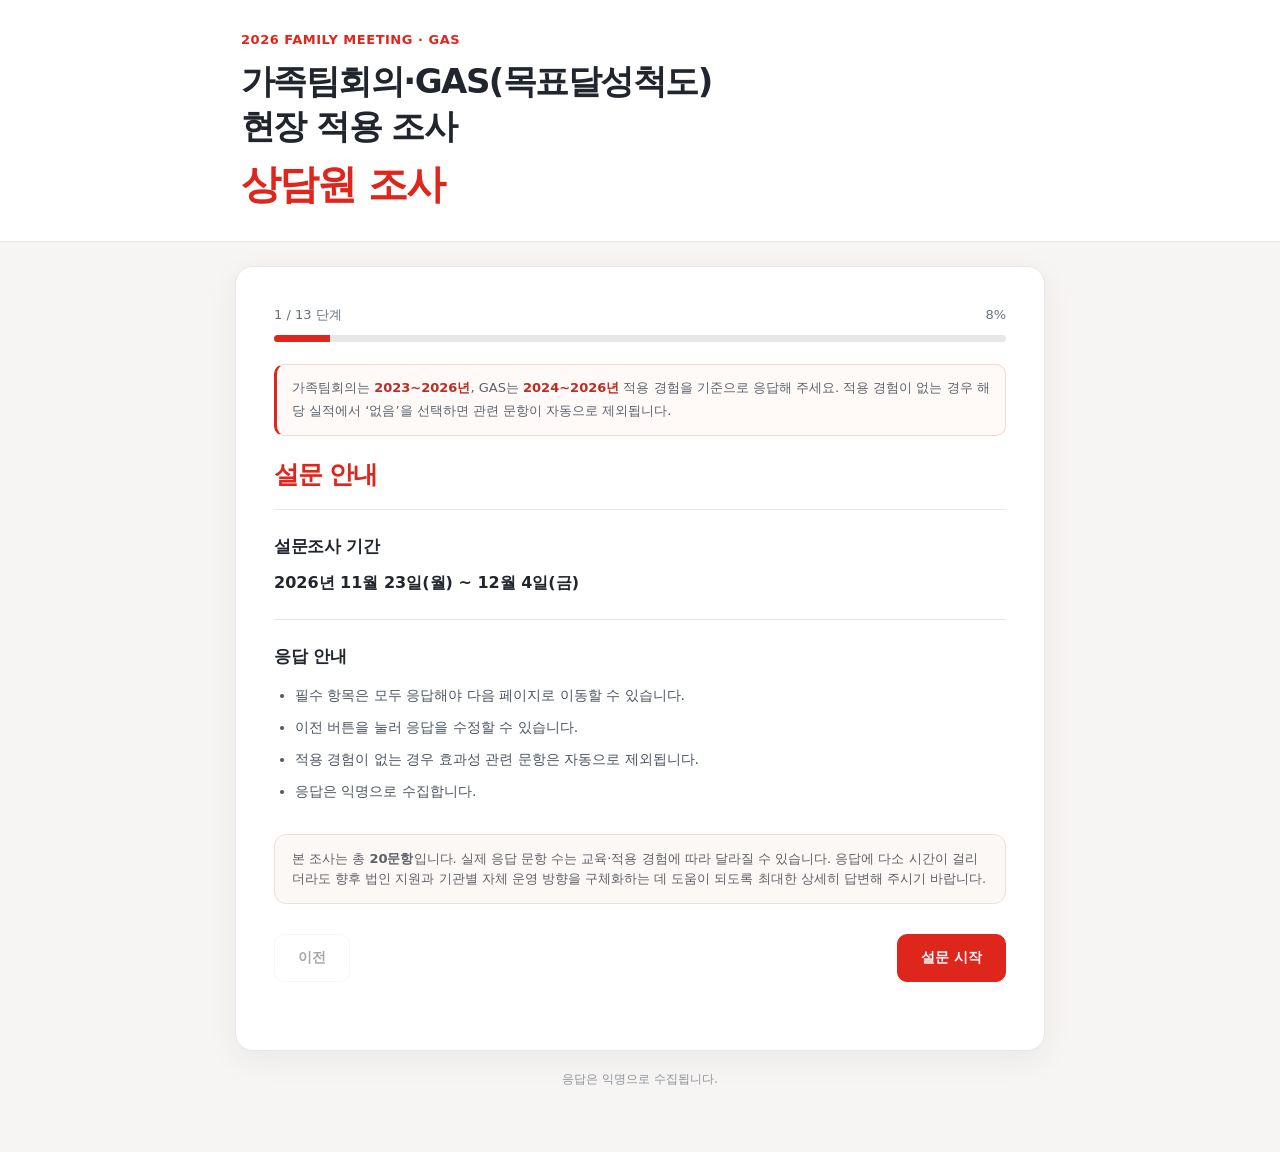
<file: survey-2026/counselor/index.html>
<!doctype html>
<html lang="ko"><head><meta charset="utf-8"><meta name="viewport" content="width=device-width,initial-scale=1">
<meta name="theme-color" content="#df261d"><title>2026 가족팀회의·GAS | 상담원 조사</title>
<link rel="stylesheet" href="../style.css?v=20261120-1"></head>
<body data-role="상담원">
<header class="hero"><div class="hero-inner"><div class="eyebrow">2026 FAMILY MEETING · GAS</div>
<h1>가족팀회의·GAS(목표달성척도)<br>현장 적용 조사</h1><div class="subtitle">상담원 조사</div>

</div></header>
<main class="wrap"><div class="panel">
<div class="progress-row"><span id="stepCounter"></span><span id="percent"></span></div>
<div class="track" aria-label="설문 진행률"><div class="fill" id="progress"></div></div>
<div class="persistent-guide" role="note">가족팀회의는 <strong>2023~2026년</strong>, GAS는 <strong>2024~2026년</strong> 적용 경험을 기준으로 응답해 주세요. 적용 경험이 없는 경우 해당 실적에서 ‘없음’을 선택하면 관련 문항이 자동으로 제외됩니다.</div>

<div id="content"></div>
<div class="controls"><button id="previous" type="button" class="btn">이전</button><button id="next" type="button" class="btn primary">다음</button></div>
<div id="status" class="status" role="status" aria-live="polite"></div>
</div><p class="footer-note">응답은 익명으로 수집됩니다.</p></main>
<script src="../data.js?v=20261120-5"></script>
<script src="../app.js?v=20261123-6"></script></body></html>
</file>
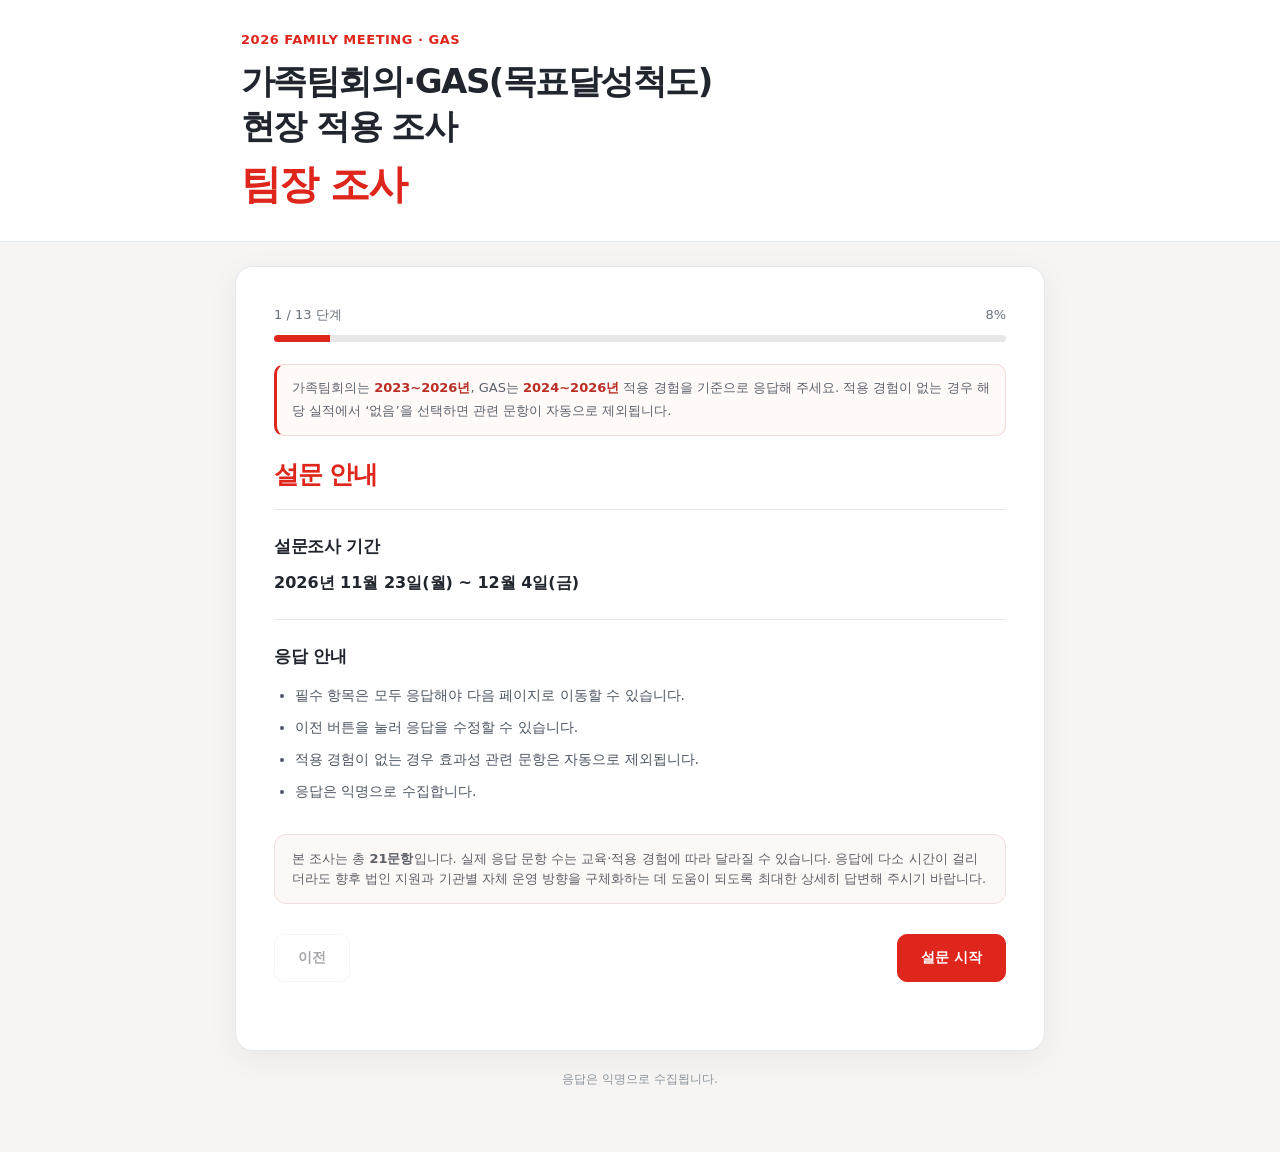
<file: survey-2026/manager/index.html>
<!doctype html>
<html lang="ko"><head><meta charset="utf-8"><meta name="viewport" content="width=device-width,initial-scale=1">
<meta name="theme-color" content="#df261d"><title>2026 가족팀회의·GAS | 팀장 조사</title>
<link rel="stylesheet" href="../style.css?v=20261120-1"></head>
<body data-role="팀장">
<header class="hero"><div class="hero-inner"><div class="eyebrow">2026 FAMILY MEETING · GAS</div>
<h1>가족팀회의·GAS(목표달성척도)<br>현장 적용 조사</h1><div class="subtitle">팀장 조사</div>

</div></header>
<main class="wrap"><div class="panel">
<div class="progress-row"><span id="stepCounter"></span><span id="percent"></span></div>
<div class="track" aria-label="설문 진행률"><div class="fill" id="progress"></div></div>
<div class="persistent-guide" role="note">가족팀회의는 <strong>2023~2026년</strong>, GAS는 <strong>2024~2026년</strong> 적용 경험을 기준으로 응답해 주세요. 적용 경험이 없는 경우 해당 실적에서 ‘없음’을 선택하면 관련 문항이 자동으로 제외됩니다.</div>

<div id="content"></div>
<div class="controls"><button id="previous" type="button" class="btn">이전</button><button id="next" type="button" class="btn primary">다음</button></div>
<div id="status" class="status" role="status" aria-live="polite"></div>
</div><p class="footer-note">응답은 익명으로 수집됩니다.</p></main>
<script src="../data.js?v=20261120-6"></script>
<script src="../app.js?v=20261123-6"></script></body></html>
</file>
<file: styles.css>
:root{--red:#da291c;--red-dark:#b51f16;--ink:#181818;--muted:#6e6e6e;--line:#e8e8e8;--soft:#f7f7f5;--white:#fff;--shadow:0 28px 80px rgba(71,16,12,.16)}

*{box-sizing:border-box}
html{scroll-behavior:smooth}
body{margin:0;color:var(--ink);background:var(--white);font-family:"Noto Sans KR",sans-serif}
button,input{font:inherit}
button{cursor:pointer}
h1,h2,h3,p{margin-top:0}
.skip-link{position:fixed;top:-60px;left:20px;z-index:100;padding:12px 18px;background:#111;color:#fff}
.skip-link:focus{top:20px}
.kicker,.invite-eyebrow,.card-label,.program-type{font:700 12px/1 "DM Sans",sans-serif;letter-spacing:.16em}

.invitation{position:fixed;inset:0;z-index:50;display:grid;place-items:center;overflow:hidden;background:#f9f7f4;transition:opacity .72s ease,visibility .72s}
.invitation::before{content:"";position:absolute;left:50%;top:50%;width:min(620px,84vw);aspect-ratio:1.55;transform:translate(-50%,-42%) scale(.72);border-radius:50%;border:1px solid rgba(218,41,28,0);pointer-events:none;opacity:0}
.invitation::after{content:"";position:absolute;left:50%;top:50%;width:min(580px,82vw);height:min(580px,82vw);border-radius:50%;background:radial-gradient(circle,rgba(255,255,255,.98) 0%,rgba(255,244,238,.72) 26%,rgba(218,41,28,.15) 48%,rgba(218,41,28,0) 72%);transform:translate(-50%,-38%) scale(.48);filter:blur(10px);opacity:0;pointer-events:none;z-index:0}
.invitation.hidden{opacity:0;visibility:hidden}
.invite-glow{position:absolute;width:720px;height:720px;border-radius:50%;background:radial-gradient(circle,rgba(218,41,28,.08),transparent 68%);transform:scale(.92);transition:transform 1.15s cubic-bezier(.22,.8,.2,1),opacity .9s ease}
.invite-eyebrow{position:absolute;top:8vh;color:#8c7f7a;opacity:0;visibility:hidden;pointer-events:none}
.envelope{position:relative;z-index:1;width:min(520px,82vw);aspect-ratio:1.55;border:0;background:none;filter:drop-shadow(0 28px 25px rgba(60,26,20,.15));transition:transform .35s,filter .6s;transform-style:preserve-3d;perspective:1200px}
.envelope:hover{transform:translateY(-5px);filter:drop-shadow(0 34px 30px rgba(60,26,20,.18))}
.envelope:focus-visible{outline:3px solid rgba(218,41,28,.34);outline-offset:18px;border-radius:10px}
.envelope-back,.envelope-front,.envelope-flap{position:absolute;inset:0;border-radius:4px}
.envelope-back{background:#ebe3db}
.envelope-front{z-index:3;background:linear-gradient(145deg,transparent 49.8%,#f7f2ec 50%) left/50.2% 100% no-repeat,linear-gradient(215deg,transparent 49.8%,#f1eae3 50%) right/50.2% 100% no-repeat}
.envelope-flap{z-index:4;clip-path:polygon(0 0,100% 0,50% 65%);background:#fffaf5;transform-origin:top;backface-visibility:hidden}
.letter{position:absolute;z-index:2;left:6%;right:6%;bottom:4%;height:88%;display:flex;flex-direction:column;align-items:center;justify-content:center;overflow:hidden;background:linear-gradient(180deg,#fff 0%,#fffdfa 100%);border-top:6px solid var(--red);transform:translateY(76%) scale(.965);opacity:0;box-shadow:0 8px 28px rgba(46,28,22,.08);will-change:transform,opacity,filter}
.letter::before{content:"";position:absolute;inset:0;border:1px solid rgba(218,41,28,.05);pointer-events:none}
.letter::after{content:"";position:absolute;inset:-35% -65%;background:linear-gradient(112deg,transparent 37%,rgba(255,255,255,0) 43%,rgba(255,255,255,.94) 49%,rgba(255,255,255,.2) 54%,transparent 61%);transform:translateX(-70%) rotate(2deg);opacity:0;pointer-events:none}
.letter-mark{font:700 clamp(23px,4.5vw,46px)/1 "DM Sans",sans-serif;letter-spacing:-.055em;white-space:nowrap}
.letter-copy{margin-top:22px;text-align:center;color:var(--muted);font-size:clamp(14px,2vw,18px);line-height:1.7;word-break:keep-all}
.letter-mark,.letter-copy{opacity:0;transform:translateY(8px);transition:opacity .42s ease,transform .52s cubic-bezier(.22,.8,.2,1)}
.seal{position:absolute;z-index:5;left:50%;top:42%;width:78px;height:78px;transform:translate(-50%,-50%) rotate(-7deg);filter:drop-shadow(0 8px 7px rgba(103,19,12,.32));transition:opacity .28s ease,transform .32s cubic-bezier(.22,.8,.2,1),filter .32s ease;will-change:transform,opacity}
.envelope:hover .seal{transform:translate(-50%,-50%) rotate(-4deg) scale(1.035)}
.open-label{position:absolute;bottom:7vh;border:0;background:transparent;font-weight:600;color:#49413e;opacity:0;visibility:hidden;pointer-events:none}
.open-label span{display:inline-block;margin-left:8px;color:var(--red)}

.invitation.opening::before{animation:seal-ripple 1s cubic-bezier(.2,.75,.2,1) .02s both}
.invitation.opening::after{animation:light-lift 1.45s cubic-bezier(.16,.84,.22,1) .28s both}
.invitation.opening .invite-glow{transform:scale(1.18);opacity:.62}
.invitation.opening .envelope{animation:envelope-settle 1.72s cubic-bezier(.16,.84,.22,1) both;pointer-events:none}
.invitation.opening .envelope-flap{animation:flap-open .64s cubic-bezier(.22,.8,.2,1) .1s both}
.invitation.opening .seal{animation:seal-press .38s cubic-bezier(.22,.8,.2,1) both}
.invitation.opening .letter{animation:letter-extract 1.24s cubic-bezier(.16,.86,.18,1) .34s forwards}
.invitation.opening .letter::after{animation:paper-sheen .88s ease .77s both}
.invitation.opening .letter-mark,.invitation.opening .letter-copy{opacity:1;transform:none;transition-delay:.9s}
.invitation.opening .letter-copy{transition-delay:1s}

@keyframes seal-press{0%{opacity:1;transform:translate(-50%,-50%) rotate(-7deg) scale(1)}45%{opacity:1;transform:translate(-50%,-48%) rotate(-5deg) scale(.86);filter:drop-shadow(0 3px 3px rgba(103,19,12,.24))}100%{opacity:0;transform:translate(-50%,-50%) rotate(-3deg) scale(.7);filter:drop-shadow(0 0 0 rgba(103,19,12,0))}}
@keyframes seal-ripple{0%{opacity:0;border-color:rgba(218,41,28,.2);transform:translate(-50%,-42%) scale(.68)}35%{opacity:.65}100%{opacity:0;border-color:rgba(218,41,28,.01);transform:translate(-50%,-42%) scale(1.08)}}
@keyframes flap-open{0%{transform:rotateX(0deg);z-index:4}100%{transform:rotateX(180deg);z-index:1}}
@keyframes envelope-settle{0%{transform:translateY(0)}22%{transform:translateY(7px)}62%{transform:translateY(42px)}100%{transform:translateY(48px)}}
@keyframes letter-extract{0%{opacity:0;transform:translateY(76%) scale(.965);filter:brightness(.98)}12%{opacity:1}50%{transform:translateY(-44%) scale(.99);filter:brightness(1.06);box-shadow:0 24px 54px rgba(218,41,28,.13),0 28px 52px rgba(46,28,22,.14)}78%{transform:translateY(-112%) scale(1.015);filter:brightness(1.08);box-shadow:0 18px 58px rgba(218,41,28,.17),0 32px 60px rgba(46,28,22,.17)}100%{opacity:1;transform:translateY(-108%) scale(1);filter:brightness(1);box-shadow:0 20px 48px rgba(46,28,22,.17),0 0 46px rgba(218,41,28,.08)}}
@keyframes light-lift{0%{opacity:0;transform:translate(-50%,-20%) scale(.42)}25%{opacity:.9}64%{opacity:.64;transform:translate(-50%,-66%) scale(.94)}100%{opacity:0;transform:translate(-50%,-86%) scale(1.18)}}
@keyframes paper-sheen{0%{opacity:0;transform:translateX(-70%) rotate(2deg)}18%{opacity:.9}100%{opacity:0;transform:translateX(72%) rotate(2deg)}}

.site{opacity:0;transition:opacity .5s}
.site.visible{opacity:1}
.header{position:sticky;top:0;z-index:20;display:flex;align-items:center;justify-content:space-between;height:82px;padding:0 clamp(24px,5vw,76px);background:rgba(255,255,255,.92);border-bottom:1px solid var(--line);backdrop-filter:blur(16px)}
.brand{display:flex;align-items:center;gap:12px;color:var(--ink);text-decoration:none}
.brand-symbol{display:grid;place-items:center;width:34px;height:34px;border-radius:50%;background:var(--red);color:#fff;font:700 18px "DM Sans"}
.brand-text{font:700 13px "DM Sans";letter-spacing:.08em}
.nav{display:flex;gap:8px}
.nav-link{padding:10px 14px;border:0;background:transparent;color:#737373;font-size:14px;font-weight:600;border-radius:999px}
.nav-link:hover,.nav-link.active{color:var(--red);background:#fff1ef}
.menu-toggle{display:none;border:0;background:transparent;font-weight:700}
.page{display:none;min-height:calc(100vh - 82px);padding:clamp(70px,9vw,128px) clamp(24px,8vw,128px);animation:page-in .55s ease}
.page.active{display:block}
@keyframes page-in{from{opacity:0;transform:translateY(12px)}to{opacity:1;transform:none}}
.hero{display:grid;grid-template-columns:minmax(0,2.55fr) minmax(0,1fr);grid-template-areas:"heading side" "copy side";column-gap:clamp(24px,3vw,48px);row-gap:28px;align-items:start;max-width:1440px;margin:auto}
.hero-heading{grid-area:heading;min-width:0}
.hero-copy{grid-area:copy;min-width:0}
.hero-side{grid-area:side;min-width:0;align-self:center}
.kicker{color:var(--red);margin-bottom:26px}
.event-title{margin:-6px 0 34px;font:700 clamp(28px,4.75vw,70px)/.98 "DM Sans",sans-serif;letter-spacing:-.065em;color:var(--ink)}
.event-title-year{display:block;margin-bottom:10px;color:var(--red);font-size:.55em;letter-spacing:-.03em}
.event-title-name{display:block;white-space:nowrap}
.event-title-dot{color:var(--red)}
.hero h1{margin-bottom:0;font-size:clamp(27px,3.375vw,49.5px);line-height:1.15;letter-spacing:-.055em;word-break:keep-all;white-space:nowrap}
.hero-description{max-width:590px;color:var(--muted);font-size:clamp(12px,1.125vw,15px);line-height:1.8;word-break:keep-all;text-wrap:pretty}
.primary-button{margin-top:22px;padding:16px 22px;border:0;border-radius:2px;background:var(--ink);color:#fff;font-weight:700}
.primary-button span{margin-left:30px;color:#ff6a5e}
.hero-date{position:relative;padding:34px 0 18px;border-top:5px solid var(--red);border-bottom:1px solid var(--ink)}
.hero-date strong{display:block;font:700 clamp(31.5px,3.75vw,54px)/1 "DM Sans"}
.date-year,.date-place{display:block;color:var(--muted);font:600 12px "DM Sans";letter-spacing:.12em}
.date-year{margin-bottom:22px}
.date-place{margin-top:24px}
.date-divider{display:block;width:52px;height:4px;margin:12px 0;background:var(--red)}
.overview-grid{display:grid;grid-template-columns:1fr 1fr 1.18fr;max-width:1440px;margin:100px auto 0;border:1px solid var(--line)}
.overview-grid article{min-height:240px;padding:32px;border-right:1px solid var(--line)}
.overview-grid article:last-child{border-right:0}
.card-label{display:block;margin-bottom:52px;color:#8a8a8a}
.overview-grid strong{display:block;font-size:24px;letter-spacing:-.04em;word-break:keep-all}
.overview-grid p{margin:12px 0 0;color:var(--muted);word-break:keep-all}
.overview-grid .red-card{background:var(--red);color:#fff}
.red-card .card-label,.red-card p{color:#ffd8d3}
.page-heading{max-width:620px;margin-bottom:58px}
.page-heading h2{font-size:clamp(44px,6vw,82px);line-height:1.05;letter-spacing:-.06em}
.page-heading>p:last-child{color:var(--muted);font-size:18px;word-break:keep-all}
.day-tabs{display:flex;gap:4px;margin-bottom:36px;border-bottom:1px solid var(--line)}
.day-tab{padding:16px 24px;border:0;border-bottom:3px solid transparent;background:none;color:#888;font:700 13px "DM Sans"}
.day-tab.active{border-color:var(--red);color:var(--red)}
.timeline{display:none;max-width:960px}
.timeline.active{display:block}
.timeline article{display:grid;grid-template-columns:150px 1fr;padding:28px 0;border-bottom:1px solid var(--line)}
.timeline time{font:700 25px "DM Sans"}
.timeline div span{color:var(--red);font:700 11px "DM Sans";letter-spacing:.12em}
.timeline h3{margin:8px 0;font-size:23px}
.timeline p{margin:0;color:var(--muted)}
.program-list{max-width:1120px;border-top:1px solid var(--ink)}
.program-list article{display:grid;grid-template-columns:90px 1fr 100px;gap:28px;align-items:start;padding:38px 0;border-bottom:1px solid var(--line)}
.program-number{color:#bdbdbd;font:500 20px "DM Sans"}
.program-type{color:var(--red);margin-bottom:10px}
.program-list h3{font-size:27px;letter-spacing:-.04em}
.program-list div>p:last-child{max-width:680px;margin:0;color:var(--muted);line-height:1.7;word-break:keep-all}
.program-time{text-align:right;font:700 12px "DM Sans";color:#777}
.team-layout{display:grid;grid-template-columns:1fr 1fr;gap:8vw;align-items:center;max-width:1250px;margin:auto}
.search-card{padding:clamp(28px,5vw,58px);background:var(--soft);border-top:6px solid var(--red)}
.search-card label{display:block;margin-bottom:12px;font-size:14px;font-weight:700}
.search-row{display:flex}
.search-row input{min-width:0;flex:1;padding:18px;border:1px solid #d7d7d7;border-right:0;background:#fff;outline:none}
.search-row input:focus{border-color:var(--red);box-shadow:inset 0 0 0 1px var(--red)}
.search-row button{padding:0 22px;border:0;background:var(--red);color:#fff;font-weight:700;white-space:nowrap}
.search-hint{margin:12px 0 0;color:#999;font-size:12px;word-break:keep-all}
.team-result{display:none;margin-top:28px;padding:26px;background:#fff;border-left:4px solid var(--red)}
.team-result.show{display:block;animation:page-in .35s}
.team-result strong{display:block;margin:8px 0;font-size:32px;color:var(--red)}
.team-result p{margin:0;color:var(--muted);word-break:keep-all}
footer{display:flex;justify-content:space-between;padding:28px clamp(24px,5vw,76px);background:#151515;color:#aaa;font:500 11px "DM Sans";letter-spacing:.08em}

@media(max-width:800px){
.header{height:68px;padding:0 20px}
.brand-text{font-size:11px}
.menu-toggle{display:block}
.nav{position:absolute;top:68px;left:0;right:0;display:none;flex-direction:column;padding:12px 20px 20px;background:#fff;border-bottom:1px solid var(--line)}
.nav.open{display:flex}
.nav-link{text-align:left}
.page{min-height:calc(100vh - 68px);padding:58px 22px}
.hero{grid-template-columns:minmax(0,1fr);grid-template-areas:"heading" "copy" "side";row-gap:0}
.hero-heading,.hero-copy,.hero-side{grid-column:1}
.hero-copy{margin-top:24px}
.hero-side{align-self:start}
.hero h1{font-size:clamp(16px,5vw,38px);letter-spacing:-.085em}
.hero-date{margin-top:26px}
.overview-grid{grid-template-columns:1fr;margin-top:64px}
.overview-grid article{min-height:auto;border-right:0;border-bottom:1px solid var(--line)}
.card-label{margin-bottom:30px}
.timeline article{grid-template-columns:80px 1fr}
.program-list article{grid-template-columns:48px 1fr}
.program-time{display:none}
.team-layout{grid-template-columns:1fr;gap:12px}
.search-row{flex-direction:column}
.search-row input{border-right:1px solid #d7d7d7}
.search-row button{padding:17px}
.invite-eyebrow{top:10vh;width:86%;text-align:center;line-height:1.5}
.open-label{bottom:10vh}
.invitation.opening .envelope{animation-name:envelope-settle-mobile}
.invitation.opening .letter{animation-name:letter-extract-mobile}
footer{flex-direction:column;gap:8px}
}

@keyframes envelope-settle-mobile{0%{transform:translateY(0)}22%{transform:translateY(6px)}62%{transform:translateY(24px)}100%{transform:translateY(30px)}}
@keyframes letter-extract-mobile{0%{opacity:0;transform:translateY(76%) scale(.965);filter:brightness(.98)}12%{opacity:1}52%{transform:translateY(-48%) scale(.995);filter:brightness(1.05)}82%{transform:translateY(-108%) scale(1.01);filter:brightness(1.06)}100%{opacity:1;transform:translateY(-104%) scale(1);filter:brightness(1);box-shadow:0 18px 42px rgba(46,28,22,.16),0 0 40px rgba(218,41,28,.07)}}

@media(prefers-reduced-motion:reduce){*{scroll-behavior:auto!important;animation-duration:.01ms!important;transition-duration:.01ms!important}.invitation.opening .letter-mark,.invitation.opening .letter-copy{transition-delay:0s!important}}
</file>
<file: schedule.css>
/* Savethemove 2026 — event schedule and venue layer */

/* Korean typography quality */
.hero-description,
.overview-grid p,
.location-section,
.schedule-flow,
.program-list-rich,
.page-heading > p:last-child,
.date-place,
.date-time{
  word-break:keep-all;
  overflow-wrap:normal;
  text-wrap:pretty;
}

.schedule-main h3,
.location-copy h2,
.program-list-rich h3{
  word-break:keep-all;
  overflow-wrap:normal;
  text-wrap:balance;
}

/* Overview */
.hero-side{
  min-width:0;
}

.hero-video-wrap{
  position:relative;
  width:100%;
  aspect-ratio:16/9;
  margin-bottom:24px;
  overflow:hidden;
  background:#111;
  border-radius:2px;
  box-shadow:0 20px 50px rgba(0,0,0,.12);
}

.hero-video{
  display:block;
  width:100%;
  height:100%;
  object-fit:cover;
}

.date-time{
  display:block;
  margin-top:14px;
  color:var(--ink);
  font:700 clamp(18px,2vw,25px)/1.2 "DM Sans",sans-serif;
  letter-spacing:-.035em;
}

.overview-grid-four{
  grid-template-columns:1fr 1fr 1.15fr 1.05fr;
}

.overview-grid-four article{
  min-width:0;
}

.overview-grid-four strong{
  font-size:clamp(20px,1.8vw,25px);
}

.location-section{
  display:grid;
  grid-template-columns:minmax(300px,.75fr) minmax(480px,1.25fr);
  max-width:1440px;
  margin:72px auto 0;
  border-top:1px solid var(--ink);
  border-bottom:1px solid var(--line);
  background:#fff;
}

.location-copy{
  display:flex;
  flex-direction:column;
  justify-content:center;
  padding:clamp(38px,5vw,72px) clamp(28px,5vw,68px) clamp(38px,5vw,72px) 0;
}

.location-copy .kicker{
  margin-bottom:20px;
}

.location-copy h2{
  margin:0 0 14px;
  font-size:clamp(36px,4.3vw,66px);
  line-height:1.06;
  letter-spacing:-.06em;
}

.location-address{
  margin:0 0 26px;
  font-size:clamp(17px,1.4vw,20px);
  font-weight:700;
  letter-spacing:-.025em;
}

.location-note{
  max-width:500px;
  margin:0;
  color:var(--muted);
  font-size:15px;
  line-height:1.8;
}

.map-actions{
  display:flex;
  flex-wrap:wrap;
  gap:10px;
  margin-top:34px;
}

.map-actions a{
  display:inline-flex;
  align-items:center;
  justify-content:space-between;
  gap:24px;
  min-width:190px;
  padding:14px 16px;
  border:1px solid var(--line);
  color:var(--ink);
  background:#fff;
  font-size:13px;
  font-weight:700;
  text-decoration:none;
  transition:border-color .2s ease,background .2s ease,transform .2s ease;
}

.map-actions a:hover{
  border-color:#c9c9c9;
  background:#fafafa;
  transform:translateY(-2px);
}

.map-actions a span{
  color:var(--red);
}

.map-frame{
  min-height:420px;
  overflow:hidden;
  background:#eee;
}

.map-frame iframe{
  display:block;
  width:100%;
  height:100%;
  min-height:420px;
  border:0;
  filter:saturate(.82) contrast(.96);
}

/* Full schedule */
#schedule{
  max-width:1540px;
  margin:0 auto;
}

.schedule-heading-wrap{
  display:flex;
  align-items:flex-end;
  justify-content:space-between;
  gap:48px;
  max-width:1180px;
  margin-bottom:58px;
}

.schedule-heading-wrap .page-heading{
  margin-bottom:0;
}

.schedule-date-card{
  flex:0 0 210px;
  padding:22px 0 18px;
  border-top:5px solid var(--red);
  border-bottom:1px solid var(--ink);
}

.schedule-date-card span,
.schedule-date-card em{
  display:block;
  color:var(--muted);
  font:700 11px/1.4 "DM Sans",sans-serif;
  letter-spacing:.12em;
  font-style:normal;
}

.schedule-date-card strong{
  display:block;
  margin:9px 0 10px;
  font:700 44px/1 "DM Sans",sans-serif;
  letter-spacing:-.06em;
}

.schedule-flow{
  max-width:1180px;
  border-top:1px solid var(--ink);
}

.schedule-row{
  position:relative;
  display:grid;
  grid-template-columns:130px minmax(0,1fr);
  gap:clamp(24px,3.5vw,52px);
  align-items:center;
  min-height:94px;
  padding:24px 0 25px;
  border-bottom:1px solid var(--line);
  transition:background .2s ease,padding .25s ease;
}

.schedule-row::before{
  content:"";
  position:absolute;
  left:-18px;
  top:0;
  bottom:0;
  width:3px;
  background:transparent;
  transition:background .2s ease;
}

.schedule-row:hover{
  background:linear-gradient(90deg,rgba(218,41,28,.035),transparent 72%);
}

.schedule-row:hover::before{
  background:var(--red);
}

.schedule-time{
  display:flex;
  flex-direction:column;
  gap:6px;
}

.schedule-time span{
  font:700 20px/1.08 "DM Sans",sans-serif;
  letter-spacing:-.06em;
}

.schedule-time small{
  color:#8d8d8d;
  font:600 12px/1.3 "DM Sans",sans-serif;
}

.schedule-main{
  min-width:0;
}

.schedule-tag{
  display:inline-flex;
  margin-bottom:10px;
  color:var(--red);
  font-size:12px;
  font-weight:800;
  letter-spacing:.08em;
}

.schedule-main h3{
  margin:0;
  max-width:850px;
  font-size:20px;
  line-height:1.28;
  letter-spacing:-.045em;
}

.title-detail{
  display:inline;
  color:#7d7d7d;
  font-size:.62em;
  font-weight:600;
  letter-spacing:-.02em;
}

.title-detail::before{
  content:" · ";
}

/* The full schedule is intentionally a high-level running order. */
.schedule-meta{
  display:none;
}

.feature-row{
  background:#fffafa;
}

.feature-row::before{
  background:var(--red);
}

.break-row{
  background:#f8f8f6;
}

.closing-row{
  border-bottom-color:var(--ink);
}

/* Program highlights */
.program-heading{
  max-width:700px;
}

.program-list-rich{
  max-width:1180px;
}

.program-list-rich article{
  grid-template-columns:90px minmax(0,1fr) 110px;
  padding:42px 0;
}

.program-list-rich h3{
  margin-bottom:12px;
  font-size:clamp(24px,2.5vw,34px);
}

.program-list-rich .program-time{
  padding-top:4px;
  color:var(--ink);
  font-size:14px;
}

/* Tablet */
@media(max-width:1100px){
  .overview-grid-four{
    grid-template-columns:1fr 1fr;
  }
  .overview-grid-four article:nth-child(2){
    border-right:0;
  }
  .overview-grid-four article:nth-child(-n+2){
    border-bottom:1px solid var(--line);
  }
  .location-section{
    grid-template-columns:1fr;
  }
  .location-copy{
    padding-right:0;
  }
  .map-frame,
  .map-frame iframe{
    min-height:380px;
  }
  .schedule-row{
    grid-template-columns:120px minmax(0,1fr);
    gap:26px;
  }
}

/* Mobile */
@media(max-width:800px){
  .hero-side{
    margin-top:18px;
  }
  .hero-video-wrap{
    margin-bottom:20px;
  }
  .overview-grid-four{
    grid-template-columns:1fr;
  }
  .overview-grid-four article,
  .overview-grid-four article:nth-child(2){
    border-right:0;
    border-bottom:1px solid var(--line);
  }
  .location-section{
    margin-top:52px;
  }
  .location-copy{
    padding:42px 0 36px;
  }
  .location-copy h2{
    font-size:42px;
  }
  .map-actions{
    display:grid;
    grid-template-columns:1fr;
  }
  .map-actions a{
    width:100%;
    min-width:0;
  }
  .map-frame,
  .map-frame iframe{
    min-height:320px;
  }
  .schedule-heading-wrap{
    display:block;
    margin-bottom:42px;
  }
  .schedule-date-card{
    width:100%;
    max-width:230px;
    margin-top:30px;
  }
  .schedule-row{
    grid-template-columns:1fr;
    gap:11px;
    min-height:0;
    padding:21px 0 23px;
  }
  .schedule-row::before{
    left:-10px;
  }
  .schedule-time{
    display:flex;
    flex-direction:row;
    align-items:baseline;
    gap:9px;
  }
  .schedule-time span{
    font-size:20px;
  }
  .schedule-time small{
    font-size:12px;
  }
  .schedule-main h3{
    max-width:none;
    font-size:20px;
    line-height:1.32;
  }
  .schedule-tag{
    margin-bottom:8px;
  }
  .title-detail{
    display:inline;
    margin-top:0;
    font-size:.62em;
  }
  .title-detail::before{
    content:" · ";
  }
  .program-list-rich article{
    grid-template-columns:44px 1fr;
    gap:18px;
  }
  .program-list-rich .program-time{
    display:none;
  }
}

@media(max-width:430px){
  .location-address{
    font-size:16px;
  }
  .location-note{
    font-size:14px;
  }
  .schedule-main h3{
    font-size:20px;
  }
}
</file>
<file: teams.css>
/* 2026 SAVE THE MOVE — real attendee roster, name search and all-group browser.
   Intentionally scoped to the team page; the site's visual identity and other pages stay unchanged. */
#team {padding-top:clamp(56px,7.5vw,104px);background:#fff;}
#team .team-container {max-width:1240px;margin:0 auto;}
#team .team-heading-bar {display:flex;align-items:end;justify-content:space-between;gap:30px;margin-bottom:42px;}
#team .team-heading {margin:0;max-width:none;}
#team .team-heading .kicker {margin-bottom:18px;}
#team .team-heading h2 {margin-bottom:18px;}
#team .team-heading>p:last-child {margin:0;color:#656565;line-height:1.7;font-size:16px;word-break:keep-all;text-wrap:pretty;}
#team .team-total {display:flex;align-items:baseline;gap:12px;border-top:4px solid var(--red);padding:12px 0 8px;white-space:nowrap;}
#team .team-total strong {font:700 clamp(44px,5vw,68px)/1 "DM Sans",sans-serif;letter-spacing:-.08em;}
#team .team-total span {font-size:13px;color:#666;font-weight:700;}
#team .team-mode-switch {display:flex;gap:0;border-bottom:1px solid #d8d8d8;margin-bottom:0;}
#team .team-mode-button {display:flex;justify-content:center;align-items:center;gap:11px;min-height:64px;padding:16px clamp(22px,3.3vw,46px);background:#fff;border:0;border-bottom:4px solid transparent;color:#777;font-weight:700;font-size:16px;white-space:nowrap;}
#team .team-mode-button:hover {color:var(--red);background:#fff8f7;}
#team .team-mode-button.is-current {color:var(--red);border-bottom-color:var(--red);}
#team .team-mode-icon {font:700 23px/1 "DM Sans",sans-serif;}
#team .team-pane {padding-top:34px;}
#team .team-pane[hidden] {display:none!important;}
#team .team-search-layout {display:grid;grid-template-columns:minmax(0,1fr) minmax(0,1fr);align-items:stretch;gap:24px;}
#team .search-panel {padding:clamp(28px,4.4vw,58px);background:#f7f7f5;border-top:5px solid #252525;}
#team .search-panel-label,#team .team-subheading,#team .team-result-eyebrow {margin:0 0 18px;font:700 11px/1.2 "DM Sans",sans-serif;letter-spacing:.18em;color:var(--red);}
#team .search-panel h3 {margin:0 0 12px;font-size:clamp(29px,3vw,39px);font-weight:800;letter-spacing:-.055em;}
#team .team-lead {max-width:430px;color:#656565;font-size:14px;line-height:1.8;word-break:keep-all;}
#team #teamSearch {margin-top:32px;}
#team #teamSearch label {display:block;margin-bottom:11px;font-weight:700;font-size:13px;}
#team .search-row {display:flex;min-height:56px;}
#team .search-row input {width:100%;min-width:0;flex:1;padding:0 17px;border:1px solid #d2d2d2;border-right:0;background:#fff;color:#222;border-radius:0;outline:0;}
#team .search-row input:focus-visible {border-color:var(--red);box-shadow:inset 0 0 0 1px var(--red);}
#team .search-row button {flex:0 0 auto;padding:0 20px;background:var(--red);border:1px solid var(--red);color:#fff;font-weight:700;}
#team .search-row button:hover {background:#b52117;}
#team .search-row button span {padding-left:8px;}
#team .search-hint {margin:11px 0 0;color:#7d7d7d;font-size:12px;line-height:1.65;word-break:keep-all;}
#team .team-text-link {margin-top:33px;padding:0 0 6px;border:0;border-bottom:1px solid var(--red);background:transparent;color:var(--red);font-size:13px;font-weight:700;}
#team .team-text-link span {margin-left:20px;}
#team .team-result {display:block;margin:0;min-height:360px;padding:clamp(27px,4vw,52px);border:1px solid #e5e5e5;border-top:5px solid var(--red);background:#fff;overflow:auto;}
#team .team-result-placeholder {display:block;margin:18px 0 12px;font-size:clamp(22px,2.8vw,32px);line-height:1.3;letter-spacing:-.045em;color:#282828;word-break:keep-all;}
#team .team-result>p:not(.team-result-eyebrow),#team .team-result-note {color:#777;line-height:1.7;font-size:13px;word-break:keep-all;}
#team .team-result-heading {display:block;margin:0 0 15px;font-size:21px;line-height:1.5;color:#222;word-break:keep-all;}
#team .team-search-hits {display:grid;gap:11px;max-height:510px;overflow:auto;}
#team .team-search-hit {display:flex;align-items:center;justify-content:space-between;gap:20px;padding:17px 18px;border:1px solid #e8e8e8;background:#fcfcfc;}
#team .team-search-hit-info {min-width:0;}
#team .team-search-hit-group {display:inline-block;margin-right:11px;padding:4px 8px;background:#fff1ef;color:var(--red);font-size:12px;font-weight:800;vertical-align:middle;white-space:nowrap;}
#team .team-search-hit strong {font-size:19px;font-weight:800;letter-spacing:-.04em;}
#team .team-search-hit p {margin:8px 0 0;font-size:12px;color:#737373;line-height:1.6;word-break:keep-all;}
#team .team-inline-browse {padding:7px 0;border:0;border-bottom:1px solid var(--red);background:transparent;color:var(--red);font-size:12px;font-weight:700;flex-shrink:0;white-space:nowrap;}
#team .team-inline-browse:hover {color:#a81e16;}
#team .team-browse-intro {display:flex;align-items:end;justify-content:space-between;gap:24px;margin:4px 0 30px;}
#team .team-browse-intro h3 {margin:0 0 12px;font-size:clamp(24px,3.1vw,38px);line-height:1.25;letter-spacing:-.045em;word-break:keep-all;}
#team .team-browse-intro p:last-child {margin:0;color:#777;font-size:14px;line-height:1.7;word-break:keep-all;}
#team .team-browse-counter {padding:7px 13px;border:1px solid #dadada;color:#777;font:700 12px "Noto Sans KR",sans-serif;white-space:nowrap;}
#team .team-group-picker {display:grid;grid-template-columns:repeat(4,minmax(0,1fr));gap:12px;margin-bottom:22px;}
#team .team-group-button {display:flex;flex-direction:column;gap:18px;align-items:start;padding:24px 22px 20px;background:#fff;border:1px solid #dedede;border-top:4px solid #dedede;color:#242424;text-align:left;transition:border-color .2s ease,background .2s ease,transform .2s ease;}
#team .team-group-button:hover {transform:translateY(-2px);border-color:#c9c9c9;}
#team .team-group-button.is-selected {background:#fff7f6;border-color:var(--red);}
#team .team-group-number {font:700 clamp(27px,3vw,41px)/1 "DM Sans",sans-serif;letter-spacing:-.08em;color:#c2c2c2;}
#team .team-group-button.is-selected .team-group-number {color:var(--red);}
#team .team-group-text {display:flex;justify-content:space-between;align-items:baseline;gap:8px;width:100%;font-size:17px;font-weight:800;}
#team .team-group-text small {font-size:12px;font-weight:600;color:#747474;white-space:nowrap;}
#team .team-roster {border:1px solid #e7e7e7;background:#fff;}
#team .team-roster-masthead {display:flex;align-items:center;gap:28px;padding:28px clamp(24px,4vw,48px);background:#242424;color:#fff;overflow:hidden;}
#team .team-roster-masthead-number {font:700 clamp(55px,8vw,105px)/.9 "DM Sans",sans-serif;letter-spacing:-.1em;color:#f55a51;flex-shrink:0;}
#team .team-roster-masthead-text {min-width:0;}
#team .team-roster-masthead .team-subheading {color:#ff8a82;margin:0 0 10px;}
#team .team-roster-masthead h3 {margin:0 0 6px;font-size:clamp(26px,3.6vw,43px);line-height:1.1;letter-spacing:-.05em;word-break:keep-all;}
#team .team-roster-masthead p:last-child {margin:0;font-size:13px;color:#dedede;line-height:1.5;word-break:keep-all;}
#team .team-area-summary {display:grid;grid-template-columns:repeat(4,minmax(0,1fr));border-bottom:1px solid #ddd;}
#team .team-area-stat {display:flex;justify-content:space-between;align-items:center;gap:8px;padding:19px clamp(12px,2.5vw,29px);border-right:1px solid #ececec;}
#team .team-area-stat:last-child {border-right:none;}
#team .team-area-stat-label {font-size:12px;color:#666;word-break:keep-all;}
#team .team-area-stat-count {font:700 18px "DM Sans",sans-serif;white-space:nowrap;}
#team .team-roster-zone {padding:25px clamp(20px,3.5vw,44px) 18px;}
#team .team-roster-zone+.team-roster-zone {border-top:1px solid #ededed;}
#team .team-roster-zone-head {display:flex;align-items:baseline;gap:12px;margin-bottom:16px;}
#team .team-roster-zone-head h4 {margin:0;font-size:19px;font-weight:800;letter-spacing:-.04em;}
#team .team-roster-zone-head span {color:var(--red);font:700 13px "DM Sans",sans-serif;}
#team .team-member-grid {display:grid;grid-template-columns:repeat(3,minmax(0,1fr));gap:9px;}
#team .team-member-card {display:block;min-width:0;padding:14px 13px;background:#f9f9f8;}
#team .team-member-info {min-width:0;}
#team .team-member-info strong {display:block;font-size:15px;font-weight:700;line-height:1.4;word-break:keep-all;}
#team .team-member-info small {display:block;margin-top:6px;color:#737373;font-size:11px;line-height:1.55;word-break:keep-all;overflow-wrap:break-word;}
#team .team-data-note {max-width:900px;margin:25px 0 0;color:#858585;font-size:12px;line-height:1.8;word-break:keep-all;}
#team .sr-only {position:absolute!important;width:1px!important;height:1px!important;overflow:hidden!important;clip:rect(0,0,0,0)!important;white-space:nowrap!important;}
#team button:focus-visible {outline:3px solid var(--red);outline-offset:3px;}
@media(max-width:1050px){
  #team .team-search-layout {gap:14px;}
  #team .search-panel,#team .team-result {padding:32px;}
  #team .team-member-grid {grid-template-columns:repeat(2,minmax(0,1fr));}
  #team .team-area-summary {grid-template-columns:repeat(2,minmax(0,1fr));}
  #team .team-area-stat:nth-child(2) {border-right:0;}
  #team .team-area-stat:nth-child(-n+2) {border-bottom:1px solid #ececec;}
}
@media(max-width:780px){
  #team .team-heading-bar {align-items:start;}
  #team .team-total {align-items:start;flex-direction:column;gap:5px;}
  #team .team-search-layout {grid-template-columns:minmax(0,1fr);}
  #team .team-result {min-height:180px;}
  #team .team-group-picker {grid-template-columns:repeat(2,minmax(0,1fr));}
  #team .team-group-button {min-height:130px;}
}
@media(max-width:540px){
  #team .team-heading-bar {flex-direction:column;gap:16px;margin-bottom:28px;}
  #team .team-heading h2 {font-size:clamp(36px,10.3vw,52px);}
  #team .team-heading>p:last-child {font-size:14px;}
  #team .team-total {flex-direction:row;align-items:baseline;padding:8px 0 0;}
  #team .team-total strong {font-size:36px;}
  #team .team-mode-button {flex:1;min-height:55px;padding:12px 8px;font-size:13px;gap:5px;}
  #team .team-mode-icon {font-size:17px;}
  #team .team-pane {padding-top:22px;}
  #team .search-panel,#team .team-result {padding:24px 20px;}
  #team .search-row {flex-direction:row;}
  #team .search-row button {padding:0 13px;font-size:13px;}
  #team .team-search-hit {align-items:start;flex-direction:column;gap:10px;}
  #team .team-group-picker {gap:8px;}
  #team .team-group-button {min-height:112px;gap:12px;padding:15px 14px;}
  #team .team-group-number {font-size:27px;}
  #team .team-group-text {font-size:14px;}
  #team .team-group-text small {font-size:11px;}
  #team .team-browse-intro {align-items:start;flex-direction:column;gap:12px;}
  #team .team-roster-masthead {gap:18px;padding:25px 20px;}
  #team .team-roster-masthead-number {font-size:60px;}
  #team .team-roster-masthead h3 {font-size:25px;}
  #team .team-area-stat {padding:13px 12px;}
  #team .team-area-stat-label {font-size:11px;}
  #team .team-area-stat-count {font-size:16px;}
  #team .team-roster-zone {padding:20px 16px 14px;}
  #team .team-member-grid {grid-template-columns:minmax(0,1fr);gap:7px;}
  #team .team-member-card {padding:12px;}
  #team .team-member-info small {font-size:11px;}
}
@media(prefers-reduced-motion:reduce){
 #team .team-group-button {transition:none;}
 #team .team-group-button:hover {transform:none;}
}
</file>
<file: talk.css>
/* SAVE THE MOVE · talk concert questions */
.talk-shell{max-width:1120px;margin:auto}
.talk-heading{margin-bottom:34px}.talk-heading h2{font-size:clamp(35px,5vw,64px);line-height:1.13;letter-spacing:-.055em;word-break:keep-all}.talk-heading .kicker{margin-bottom:18px}
.talk-intro{color:#666;font-size:16px;line-height:1.9;word-break:keep-all}
.talk-meta{display:flex;flex-wrap:wrap;gap:10px;margin:24px 0 38px}.talk-meta span{padding:10px 15px;background:#f8f6f5;border:1px solid #eee;font-size:13px;font-weight:700}
.talk-people{display:grid;grid-template-columns:1fr 2.15fr;gap:20px;margin-bottom:40px}
.talk-people-panel{padding:26px;background:#faf9f8;border:1px solid #e9e6e3}.talk-people-panel h3{font-size:19px;margin:0 0 18px}.talk-people-panel .talk-subheading{font-size:11px;color:#c52d24;font-family:"DM Sans",sans-serif;letter-spacing:.15em;font-weight:700;margin-bottom:12px}
.talk-hosts{display:flex;flex-direction:column;gap:12px}.talk-hosts span{font-size:15px}
.talk-panelists{display:grid;grid-template-columns:1fr 1fr;gap:10px}.talk-panelist{padding:12px 14px;background:#fff;border:1px solid #ece9e7}.talk-panelist b{display:block;font-size:15px}.talk-panelist small{display:block;margin-top:4px;color:#686868;line-height:1.6;font-size:12px;word-break:keep-all}
.talk-form-shell{padding:clamp(22px,4.3vw,42px);background:#fff;border:1px solid #e8e8e8;border-top:5px solid #da291c;box-shadow:0 8px 36px #2e211108}
.talk-section-line{display:flex;justify-content:space-between;gap:16px;align-items:start}.talk-section-line h3{margin:0 0 7px;font-size:24px;letter-spacing:-.04em}.talk-section-line p{margin:0 0 25px;color:#777;font-size:13px;line-height:1.7;word-break:keep-all}
.talk-label{display:block;font-size:14px;font-weight:700;margin:0 0 9px}.talk-select,.talk-textarea{width:100%;font:inherit;border:1px solid #dedbd9;border-radius:3px;background:#fff;padding:14px 16px;outline:none}.talk-select:focus,.talk-textarea:focus{border-color:#da291c;box-shadow:0 0 0 3px #da291c19}.talk-select{margin-bottom:22px;min-height:54px}.talk-textarea{display:block;resize:vertical;min-height:148px;line-height:1.8}
.talk-form-foot{display:flex;justify-content:space-between;gap:18px;align-items:center;margin-top:12px}.talk-counter{font:600 12px "DM Sans",sans-serif;color:#999}.talk-submit{background:#da291c;color:#fff;border:0;border-radius:3px;padding:15px 26px;font-weight:700;white-space:nowrap}.talk-submit:disabled{background:#b9b0ae;cursor:not-allowed}
.talk-privacy{font-size:12px;line-height:1.8;color:#756e6c;margin:20px 0 0;word-break:keep-all}.talk-feedback{min-height:22px;margin:14px 0 0;font-size:13px;line-height:1.6}.talk-feedback[data-kind="error"]{color:#a22119}.talk-feedback[data-kind="ok"]{color:#12663f}
.talk-list{margin-top:38px}.talk-list-heading{display:flex;align-items:end;justify-content:space-between;gap:15px;padding:0 0 18px;border-bottom:2px solid #191919}.talk-list-heading h3{margin:0;font-size:25px}.talk-list-heading span{font-size:13px;color:#888}.talk-items{display:grid}.talk-item{padding:22px 6px;border-bottom:1px solid #ebebeb;display:grid;grid-template-columns:45px 1fr;gap:12px}.talk-avatar{width:38px;height:38px;display:grid;place-items:center;border-radius:50%;background:#fff0ee;color:#ca291e;font:700 17px "DM Sans"}.talk-item-meta{display:flex;align-items:center;gap:9px;flex-wrap:wrap;font-size:12px;color:#777}.talk-item-category{font-weight:700;color:#be291f}.talk-item time{margin-left:auto}.talk-item p{margin:9px 0 0;line-height:1.85;font-size:14px;white-space:pre-wrap;overflow-wrap:anywhere;word-break:keep-all}
.talk-empty{padding:38px 12px;text-align:center;color:#888;line-height:1.9;word-break:keep-all}.talk-reload{background:none;border:0;color:#b9281f;font:700 13px inherit;text-decoration:underline;cursor:pointer}.talk-list-actions{display:flex;justify-content:center;margin:20px auto}
@media(max-width:800px){.talk-people{grid-template-columns:1fr}.talk-panelists{grid-template-columns:1fr 1fr}.talk-shell{width:100%}.talk-form-foot{align-items:stretch}.talk-submit{padding:14px 19px}}
@media(max-width:540px){.talk-panelists{grid-template-columns:1fr}.talk-form-foot{flex-direction:column;align-items:flex-end}.talk-submit{width:100%}.talk-list-heading{align-items:start}.talk-item{grid-template-columns:30px 1fr;gap:12px}.talk-avatar{width:30px;height:30px;font-size:14px}.talk-heading h2{font-size:34px}}
@media(prefers-reduced-motion:reduce){.talk-shell *{scroll-behavior:auto}}

/* Pending comments remain visible but are never marked as received until saved. */
.talk-item-state{display:inline-flex;align-items:center;margin-left:2px;padding:3px 8px;border-radius:999px;font-size:11px;font-weight:700;letter-spacing:-.02em;white-space:nowrap}
.talk-item-state.is-saving{background:#fff1e5;color:#9b530d}
.talk-item-state.is-unconfirmed{background:#fff2f1;color:#a3221b}

/* Casebook download: placed before the talk-concert introduction. */
.talk-booklet-wrap{margin:0 0 24px}
.talk-booklet-link{display:inline-flex;align-items:center;gap:14px;max-width:100%;padding:14px 18px;border:1px solid #da291c;border-radius:3px;background:#da291c;color:#fff;text-decoration:none;transition:background .2s ease,color .2s ease,box-shadow .2s ease;word-break:keep-all}
.talk-booklet-link[hidden]{display:none!important}
a.talk-booklet-link:hover{background:#b51f16;border-color:#b51f16;box-shadow:0 8px 20px rgba(218,41,28,.16)}
a.talk-booklet-link:focus-visible{outline:3px solid #951b15;outline-offset:4px}
.talk-booklet-mark{display:inline-grid;place-items:center;flex:0 0 auto;min-width:40px;height:34px;padding:0 6px;border:1px solid rgba(255,255,255,.62);border-radius:2px;font:700 11px/1 "DM Sans",sans-serif;letter-spacing:.08em}
.talk-booklet-label{font-size:16px;line-height:1.5;font-weight:700;letter-spacing:-.03em;text-wrap:pretty}
.talk-booklet-detail{font-size:12px;font-weight:500;letter-spacing:-.02em;opacity:.88}
.talk-booklet-arrow{font:700 24px/1 "DM Sans",sans-serif;margin-left:8px}
.talk-booklet-link.is-pending{background:#f5f5f4;border-color:#e3e3e3;color:#777;box-shadow:none;cursor:default}
.talk-booklet-link.is-pending .talk-booklet-mark{border-color:#bbb}
@media(max-width:540px){.talk-booklet-link{display:flex;width:100%;gap:10px;padding:13px}.talk-booklet-label{font-size:14px}.talk-booklet-detail{font-size:11px}.talk-booklet-arrow{margin-left:auto;font-size:20px}}

/* Intake closed 2026-11-04 18:00 KST: notice and read-only form. */
.talk-closed-notice{display:flex;flex-wrap:wrap;align-items:center;justify-content:space-between;gap:10px 24px;padding:19px 22px;margin-bottom:25px;background:#fff6f4;border:1px solid #eed3cf;border-left:5px solid #da291c;word-break:keep-all}
.talk-closed-notice strong{font-size:19px;color:#aa291f;letter-spacing:-.03em}
.talk-closed-notice span{font-size:13px;font-weight:600;color:#765d59}
.talk-select:disabled,.talk-textarea:disabled{background:#f4f4f4;color:#858585;border-color:#e2e2e2;cursor:not-allowed;opacity:1}
.talk-textarea:disabled::placeholder{color:#999}
@media(max-width:540px){.talk-closed-notice{padding:17px}.talk-closed-notice strong{font-size:17px}}
</file>
<file: survey-2026/style.css>
:root{--red:#df261d;--red-dark:#b92118;--ink:#21252d;--muted:#69717c;--line:#e4e7eb;--bg:#f6f5f3;--pale:#fff0ee;--white:#fff}
*{box-sizing:border-box}
body{margin:0;background:var(--bg);font-family:Pretendard,"Apple SD Gothic Neo","Malgun Gothic",system-ui,sans-serif;color:var(--ink);line-height:1.55}
button,input,textarea{font:inherit}
button{cursor:pointer}
button:focus-visible,input:focus-visible,textarea:focus-visible{outline:3px solid #ffbcb8;outline-offset:2px}
.hero{background:#fff;border-bottom:1px solid var(--line)}
.hero-inner{max-width:850px;margin:auto;padding:30px 26px 26px}
.hero .eyebrow{color:var(--red);font-size:13px;font-weight:900;letter-spacing:.04em}
.hero h1{font-size:clamp(24px,3.9vw,34px);margin:9px 0 4px;line-height:1.32;letter-spacing:-.045em}
.hero .subtitle{margin:0;color:var(--red);font-size:clamp(28px,5vw,40px);font-weight:850;letter-spacing:-.045em}
.hero p{font-size:14px;color:var(--muted);margin:10px 0 0;max-width:660px}
.wrap{max-width:850px;margin:24px auto 64px;padding:0 20px}
.panel{background:var(--white);border:1px solid var(--line);border-radius:18px;padding:clamp(22px,4vw,38px);box-shadow:0 8px 30px #2d2f3410}
.progress-row{display:flex;justify-content:space-between;align-items:center;gap:10px;color:var(--muted);font-size:13px;margin-bottom:10px}
.track{height:7px;background:#e7e7e7;border-radius:99px;overflow:hidden;margin-bottom:28px}
.fill{height:100%;background:var(--red);width:0;transition:width .2s}
.area{font-size:25px;line-height:1.3;font-weight:850;letter-spacing:-.045em;color:var(--red);margin:0 0 8px}
.section{font-size:24px;line-height:1.34;font-weight:820;letter-spacing:-.04em;margin:0}
.description{font-size:14px;color:var(--muted);margin:9px 0 22px}
.question{padding:24px 0;border-top:1px solid var(--line)}
.question-title{font-size:16px;font-weight:740;line-height:1.65;letter-spacing:-.015em;margin:0 0 15px}
.qnum{color:var(--red);margin-right:9px;font-weight:800}
.multi-note{color:#dc2c23;font-size:13px;font-weight:750;margin-left:6px;white-space:normal}
.options{display:grid;grid-template-columns:repeat(2,minmax(0,1fr));gap:10px}
.option{display:flex;align-items:center;gap:10px;padding:12px 14px;min-height:51px;border:1px solid #d9dee2;border-radius:11px;background:white;cursor:pointer;font-size:14px;transition:.13s}
.option:hover{border-color:#dba29d;background:#fffafa}
.option:has(input:checked){background:var(--pale);border-color:var(--red);font-weight:700}
.option input{accent-color:var(--red);flex:none;width:18px;height:18px;margin:0}
.scale{display:grid;grid-template-columns:repeat(5,minmax(0,1fr));gap:7px}
.scale .option{padding:10px 4px;flex-direction:column;justify-content:center;gap:8px;min-height:79px;text-align:center;font-size:12px;line-height:1.38}
.textinput{width:100%;padding:12px 13px;border:1px solid #cdd2d8;border-radius:10px;background:white;color:var(--ink);font-size:14px}
textarea.textinput{min-height:105px;resize:vertical}
input[type=number].textinput{max-width:260px}
.followup{margin:16px 0 0;padding:17px;border:1px solid var(--line);border-radius:12px;background:#f8f9fa}
.followup label{display:block;margin-bottom:8px;font-size:14px;font-weight:700}
.followup .textinput{background:#fff}
.error{font-size:13px;color:#bc241b;font-weight:690;margin-top:10px}
.question.invalid .question-title{color:#a92720}
.controls{display:flex;justify-content:space-between;gap:12px;margin-top:30px;align-items:center}
.btn{border:1px solid var(--line);border-radius:10px;background:#fff;padding:12px 23px;color:var(--ink);font-size:14px;font-weight:790}
.btn.primary{background:var(--red);color:white;border-color:var(--red)}
.btn.primary:hover{background:var(--red-dark)}
.btn:disabled{opacity:.4;cursor:not-allowed}
.note{background:#fcf8f6;border:1px solid #f0dfdb;border-radius:12px;padding:14px 17px;font-size:13px;color:#5e6068}
.intro{margin-bottom:22px}
.status{font-size:13px;color:#ad2a21;font-weight:650;margin-top:14px;min-height:16px}
.summary{display:grid;gap:8px;margin-top:18px;max-height:440px;overflow:auto}
.summary-row{border:1px solid var(--line);border-radius:10px;padding:11px 13px}
.summary-title{font-size:13px;font-weight:780}
.summary-answer{font-size:13px;color:#575f69;margin-top:5px;white-space:pre-wrap;word-break:break-word}
.muted{color:var(--muted);font-size:13px}
.footer-note{text-align:center;font-size:12px;color:#8c929b;margin:19px 0}
.page-links{display:flex;gap:12px;flex-wrap:wrap;margin:20px 0}
.page-links a{display:inline-block;padding:14px 18px;border-radius:10px;border:1px solid var(--line);color:var(--ink);background:#fff;font-weight:800;text-decoration:none}
.page-links a:hover{background:var(--pale);border-color:var(--red)}
.hidden{display:none!important}
@media(max-width:620px){.hero-inner{padding:22px 18px}.wrap{padding:0 12px;margin-top:14px}.panel{border-radius:14px;padding:19px 18px}.options{grid-template-columns:1fr}.scale{gap:4px}.scale .option{min-height:93px;padding:9px 3px;font-size:10px}.section{font-size:22px}.controls .btn{padding:12px 16px}.followup{padding:14px}}

.guide-section{border-top:1px solid var(--line);padding:23px 0}
.guide-section:first-of-type{margin-top:18px}
.guide-title{font-size:17px;letter-spacing:-.02em;margin:0 0 12px;font-weight:800}
.guide-date{font-size:16px;font-weight:700;margin:0;color:var(--ink)}
.guide-list{margin:0;padding-left:21px;color:#4b5561;line-height:1.95;font-size:14px}
.guide-list li{margin:5px 0}
.count-select{max-width:290px;cursor:pointer;min-height:48px;appearance:auto}
.count-manual{margin-top:11px}
.count-manual .textinput{max-width:290px}

.persistent-guide{margin:-6px 0 23px;padding:12px 15px;background:#fff9f8;border:1px solid #f2d9d5;border-left:3px solid var(--red);border-radius:10px;font-size:13px;line-height:1.75;color:#5b626d}
.persistent-guide strong{color:#ba2e25}
.count-fields{display:grid;gap:19px;margin-top:10px}
.count-field{max-width:100%}
.count-label{display:block;font-weight:750;font-size:14px;margin-bottom:8px;color:#333943}
.field-note{font-size:13px;color:#67717b;margin:0 0 13px}

/* GAS paired case/session inputs */
.count-groups{display:grid;gap:16px;margin-top:14px}
.count-pair-group{background:#fbfcfd;border:1px solid var(--line);padding:16px;border-radius:12px}
.count-pair-heading{font-size:14px;font-weight:850;color:#343c47;margin-bottom:12px}
.count-pair-grid{display:grid;grid-template-columns:repeat(2,minmax(0,1fr));gap:16px}
.count-pair-grid .count-select{max-width:100%;width:100%}
.count-pair-grid .count-manual .textinput{max-width:100%}
@media(max-width:520px){.count-pair-group{padding:13px}.count-pair-grid{gap:10px}.count-label{font-size:12px}.count-pair-grid .textinput{padding:10px 6px;font-size:12px}}
</file>
